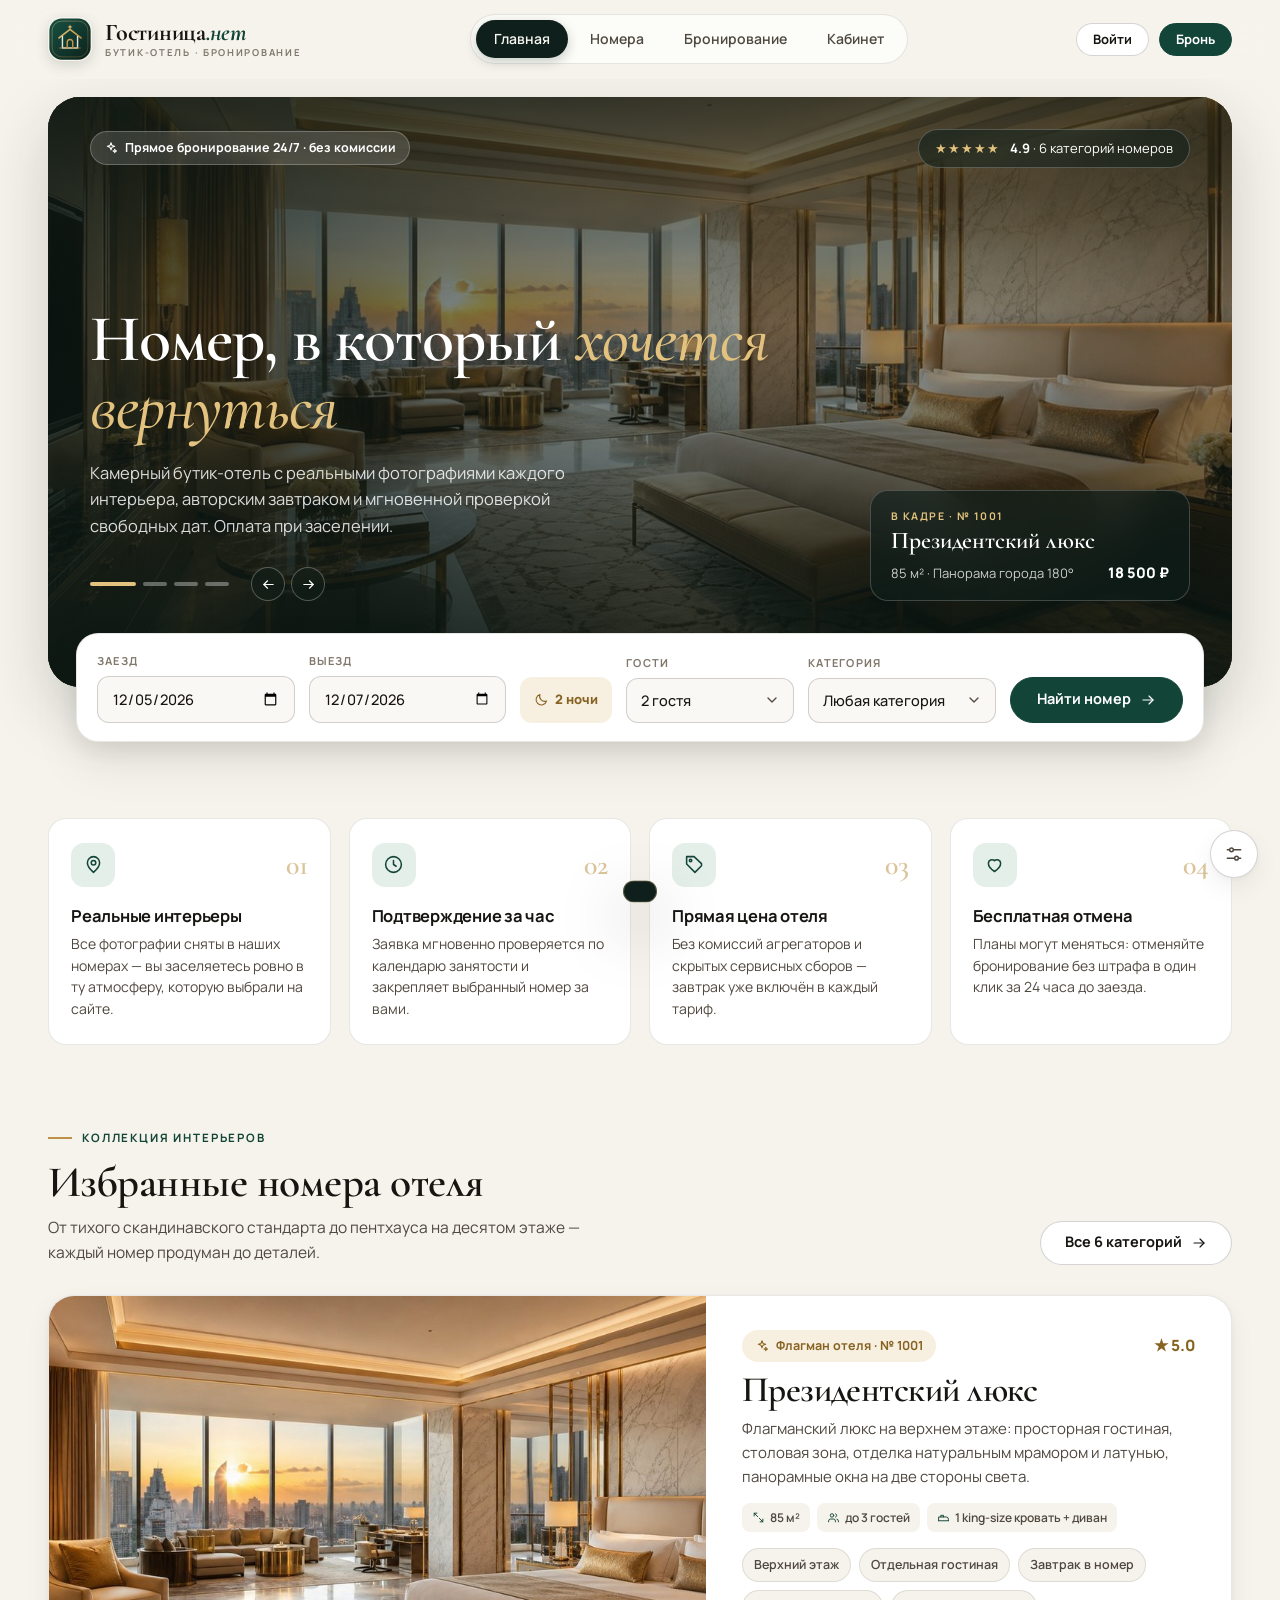
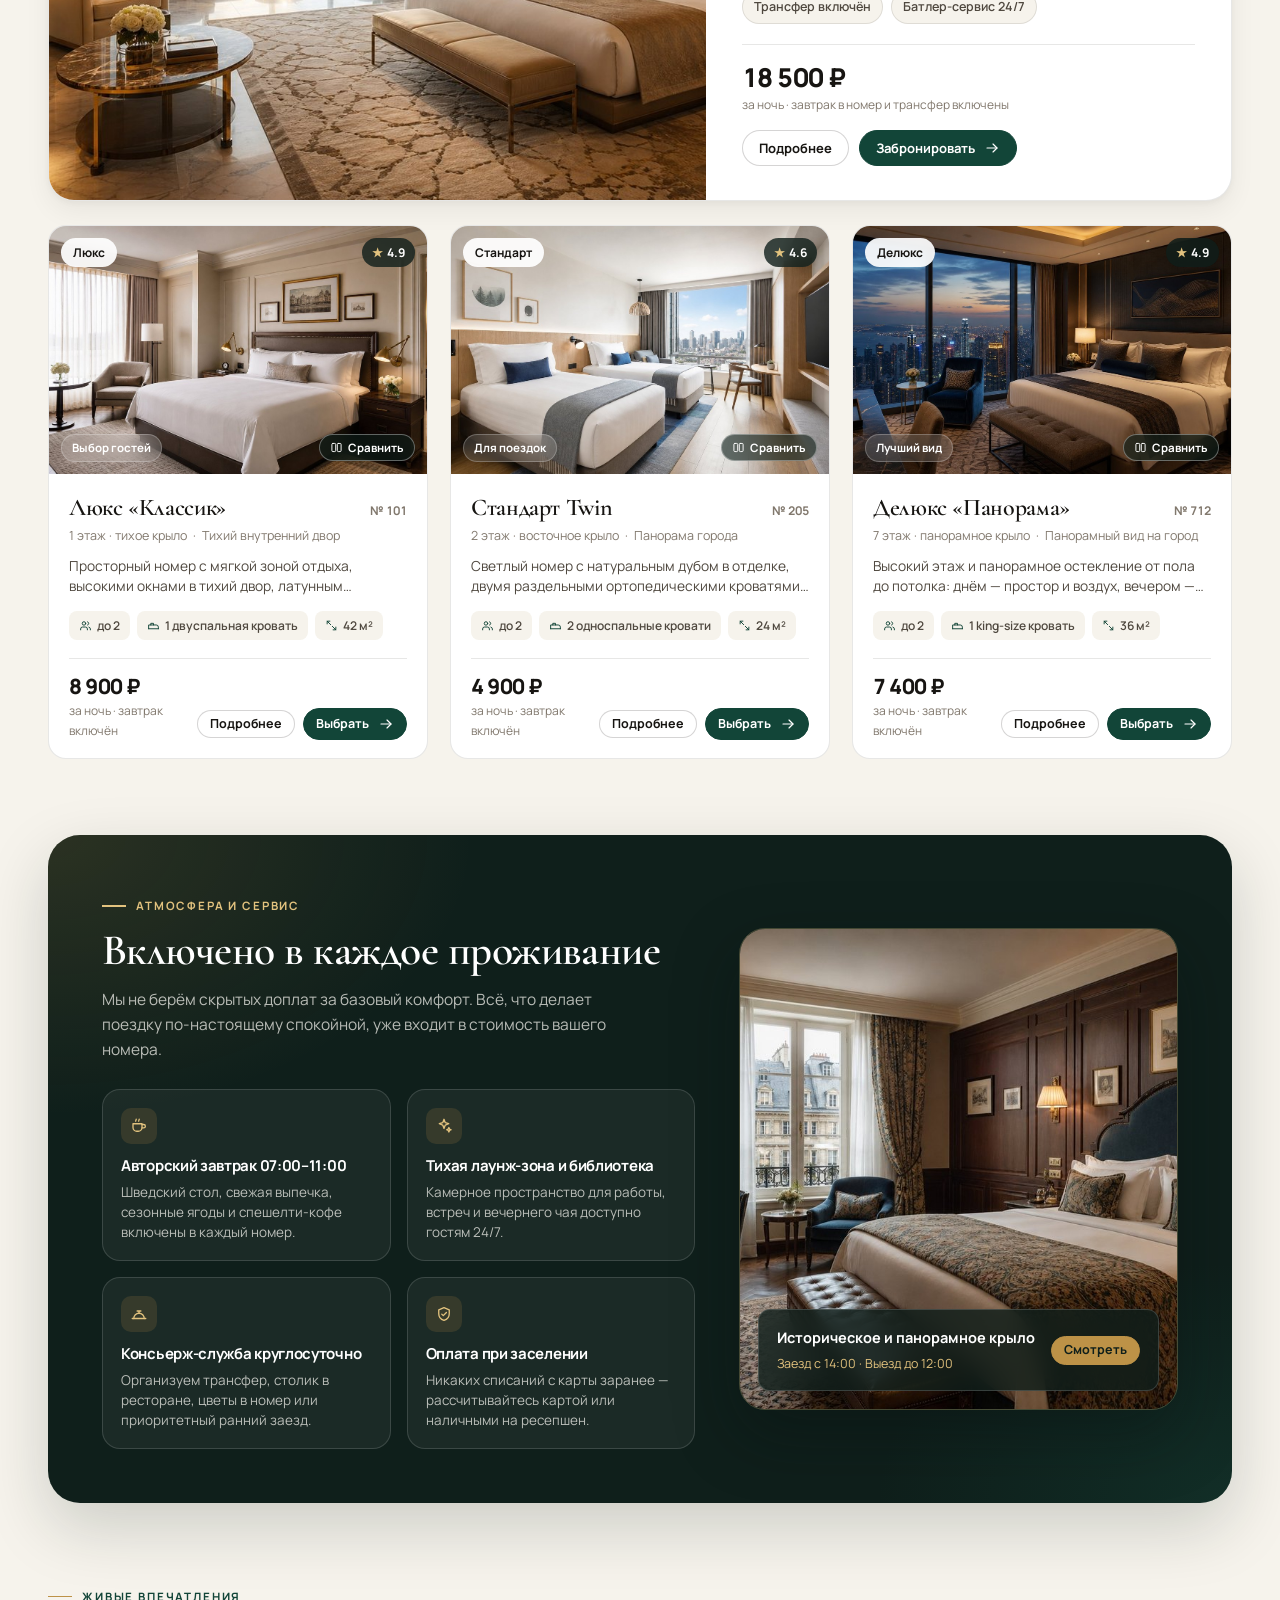
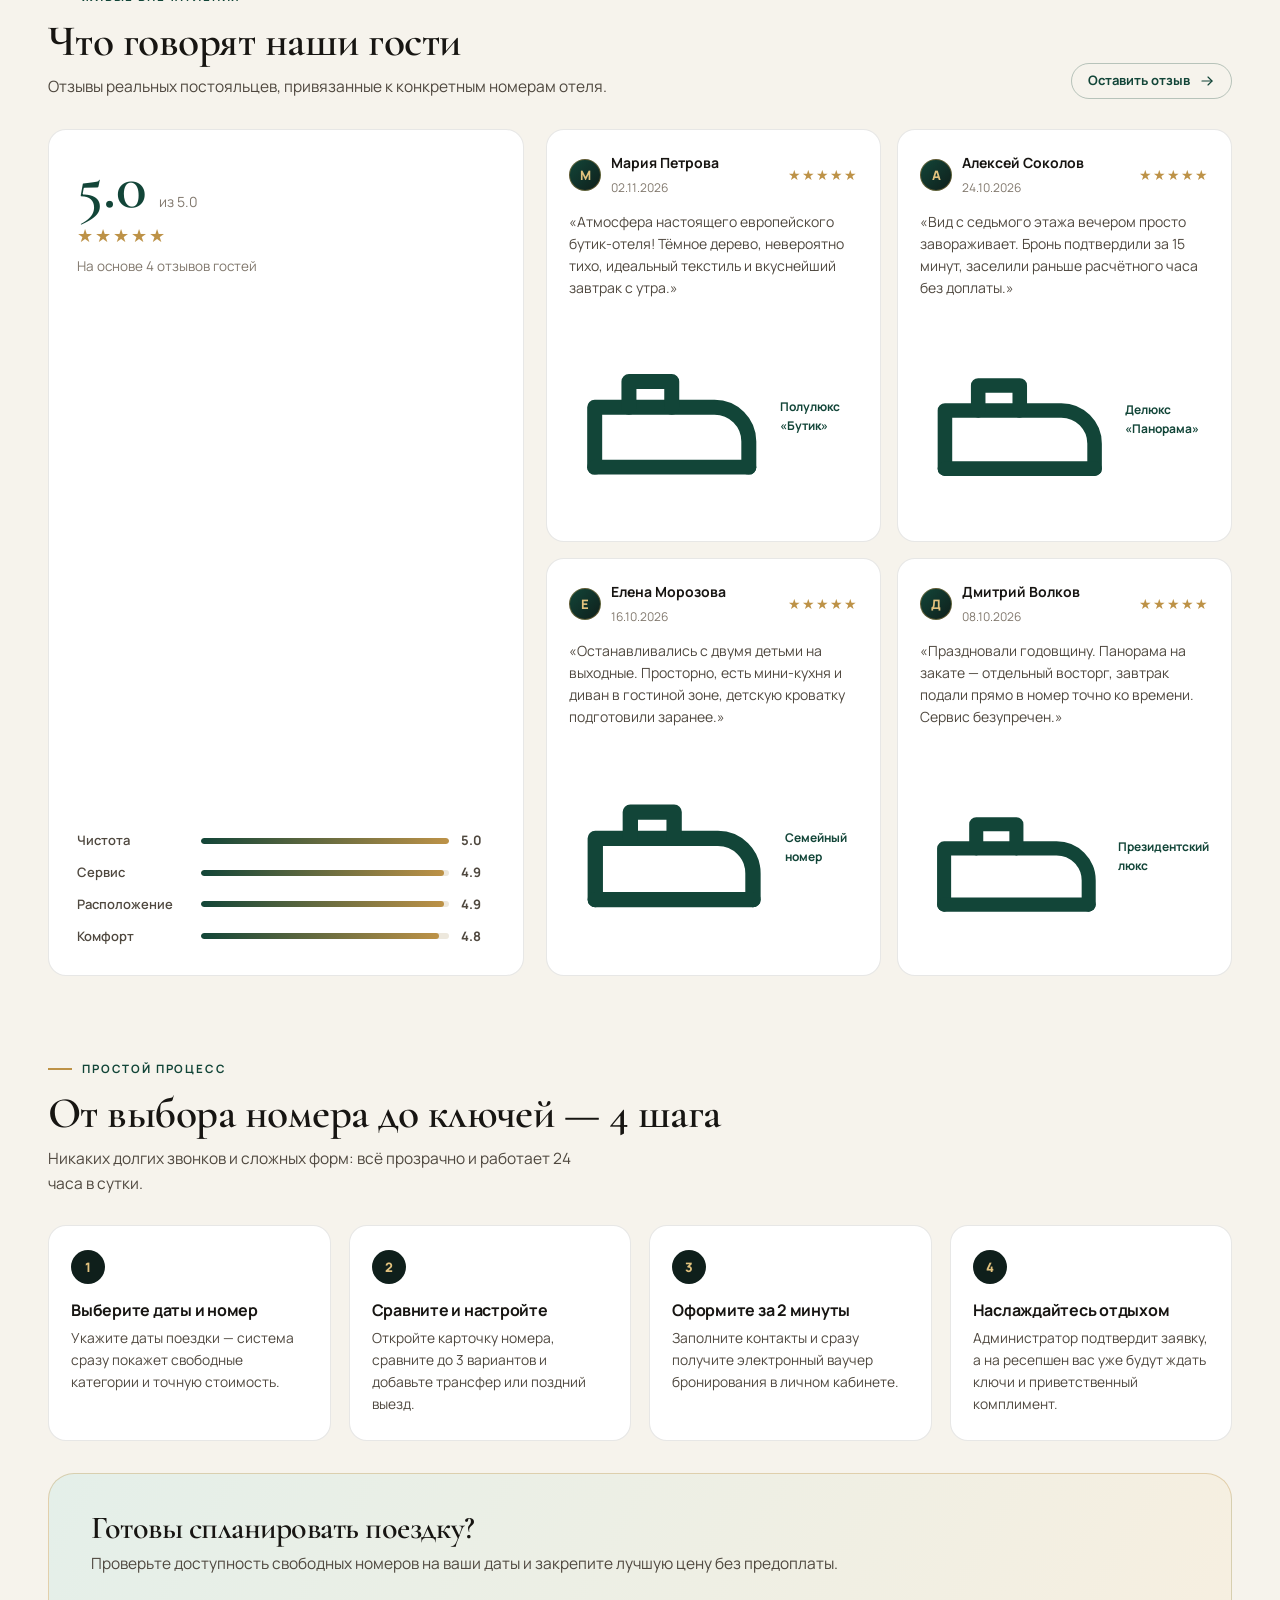
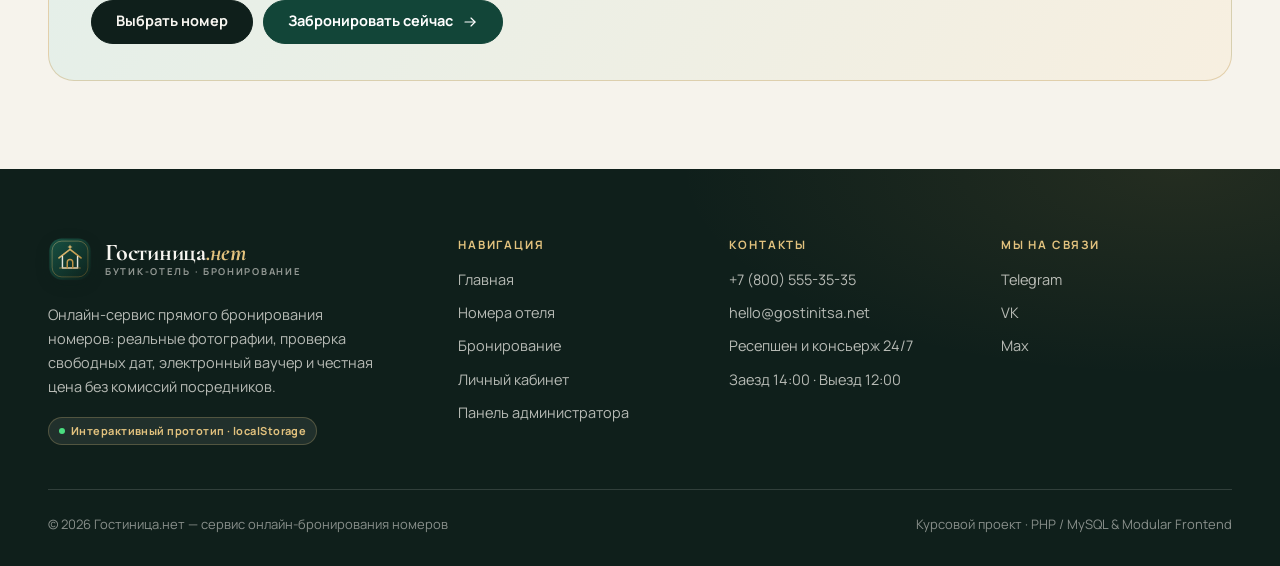
<file: index.html>
<!DOCTYPE html>
<html lang="ru">
<head>
  <meta charset="UTF-8">
  <meta name="viewport" content="width=device-width, initial-scale=1.0">
  <meta name="description" content="Гостиница.нет — онлайн-бронирование номеров бутик-отеля: реальные фотографии, честная цена без комиссий, завтрак включён и подтверждение за час.">
  <title>Гостиница.нет — бутик-отель и онлайн-бронирование номеров</title>
  <link rel="icon" type="image/svg+xml" href="assets/img/brand-mark.svg">

  <!-- Editorial Typography (Cyrillic) -->
  <link rel="preconnect" href="https://fonts.googleapis.com">
  <link rel="preconnect" href="https://fonts.gstatic.com" crossorigin>
  <link href="https://fonts.googleapis.com/css2?family=Cormorant+Garamond:ital,wght@0,500;0,600;0,700;1,500;1,600&family=Manrope:wght@400;500;600;700;800&display=swap" rel="stylesheet">

  <!-- Modular Design System -->
  <link rel="stylesheet" href="assets/css/tokens.css">
  <link rel="stylesheet" href="assets/css/base.css">
  <link rel="stylesheet" href="assets/css/layout.css">
  <link rel="stylesheet" href="assets/css/components.css">
  <link rel="stylesheet" href="assets/css/sections.css">
  <link rel="stylesheet" href="assets/css/modals.css">
  <link rel="stylesheet" href="assets/css/responsive.css">

  <!-- APP_BOOTSTRAP -->
</head>
<body>

<!-- ==================== ШАПКА ==================== -->
<header class="topbar" id="topbar">
  <div class="wrap">
    <div class="nav">
      <button class="brand" type="button" onclick="HotelApp.Router.go('home')" title="На главную">
        <span class="brand-mark">
          <img src="assets/img/brand-mark.svg" alt="Гостиница.нет">
        </span>
        <span class="brand-text">
          <span class="brand-name">Гостиница<span>.нет</span></span>
          <span class="brand-sub">Бутик-отель · Бронирование</span>
        </span>
      </button>

      <nav class="nav-links" id="mainNav" aria-label="Основная навигация">
        <a data-page="home" class="active">Главная</a>
        <a data-page="rooms">Номера</a>
        <a data-page="booking">Бронирование</a>
        <a data-page="cabinet">Кабинет</a>
      </nav>

      <div class="nav-actions" id="headerUser"></div>
    </div>
  </div>
</header>

<!-- Мобильная нижняя панель -->
<nav class="mobile-nav" id="mobileNav" aria-label="Мобильная навигация">
  <button type="button" data-page="home" class="active">
    <span data-icon="home"></span>
    <span>Главная</span>
  </button>
  <button type="button" data-page="rooms">
    <span data-icon="bed"></span>
    <span>Номера</span>
  </button>
  <button type="button" data-page="booking">
    <span data-icon="cal"></span>
    <span>Бронь</span>
  </button>
  <button type="button" data-page="cabinet">
    <span data-icon="user"></span>
    <span>Кабинет</span>
  </button>
</nav>

<!-- Кнопка перехода в админ-панель -->
<button
  class="admin-fab"
  id="gearBtn"
  type="button"
  onclick="HotelApp.Router.go(HotelApp.Store.get().activePage === 'admin' ? 'home' : 'admin')"
  title="Панель администратора"
  aria-label="Панель администратора"
>
  <span data-icon="sliders"></span>
</button>

<main id="mainContent">

  <!-- ==================== ГЛАВНАЯ ==================== -->
  <section class="page active" id="page-home">
    <div class="wrap">

      <!-- Кинематографичный Hero -->
      <div class="hero">
        <div class="hero-stage">
          <div class="hero-slides" id="heroSlides"></div>
          <div class="hero-veil"></div>

          <div class="hero-top">
            <span class="chip chip-glass">
              <span data-icon="sparkles"></span>
              Прямое бронирование 24/7 · без комиссии
            </span>
            <div class="hero-rating">
              <span class="stars-mini">★★★★★</span>
              <span><b>4.9</b> · 6 категорий номеров</span>
            </div>
          </div>

          <div class="hero-bottom">
            <div>
              <h1>Номер, в который <em>хочется вернуться</em></h1>
              <p class="hero-sub">
                Камерный бутик-отель с реальными фотографиями каждого интерьера, авторским завтраком
                и мгновенной проверкой свободных дат. Оплата при заселении.
              </p>
              <div class="hero-controls">
                <div class="hero-dots" id="heroDots"></div>
                <div class="hero-arrows">
                  <button class="hero-arrow" type="button" onclick="HotelApp.Views.Home.stepHero(-1)" aria-label="Предыдущий слайд">
                    <span data-icon="arrowLeft"></span>
                  </button>
                  <button class="hero-arrow" type="button" onclick="HotelApp.Views.Home.stepHero(1)" aria-label="Следующий слайд">
                    <span data-icon="arrow"></span>
                  </button>
                </div>
              </div>
            </div>

            <button class="hero-spotlight" id="heroSpotlight" type="button" title="Открыть описание номера"></button>
          </div>
        </div>

        <!-- Плавающая форма поиска и проверки дат -->
        <form class="search-dock" onsubmit="return HotelApp.Views.Home.onSearchSubmit(event)">
          <div class="field">
            <label class="field-label" for="sCheckin">Заезд</label>
            <input type="date" id="sCheckin" required>
          </div>
          <div class="field">
            <label class="field-label" for="sCheckout">Выезд</label>
            <input type="date" id="sCheckout" required>
          </div>
          <div class="search-nights-pill" id="sNightsPill"></div>
          <div class="field">
            <label class="field-label" for="sGuests">Гости</label>
            <select id="sGuests">
              <option value="1">1 гость</option>
              <option value="2" selected>2 гостя</option>
              <option value="3">3 гостя</option>
              <option value="4">4 гостя</option>
            </select>
          </div>
          <div class="field field--category">
            <label class="field-label" for="sType">Категория</label>
            <select id="sType">
              <option value="">Любая категория</option>
            </select>
          </div>
          <button class="btn" type="submit">
            Найти номер
            <span data-icon="arrow"></span>
          </button>
        </form>
      </div>

      <!-- Принципы отеля -->
      <section class="section" aria-label="Преимущества отеля">
        <div class="pillars-grid" id="pillarsGrid"></div>
      </section>

      <!-- Коллекция номеров (Флагман + Популярные) -->
      <section class="section">
        <div class="section-head">
          <div>
            <span class="eyebrow">Коллекция интерьеров</span>
            <h2>Избранные номера отеля</h2>
            <p>От тихого скандинавского стандарта до пентхауса на десятом этаже — каждый номер продуман до деталей.</p>
          </div>
          <button class="btn btn-outline" type="button" onclick="HotelApp.Router.go('rooms')">
            Все 6 категорий
            <span data-icon="arrow"></span>
          </button>
        </div>

        <div id="flagshipSpot"></div>
        <div class="rooms-grid" id="popularGrid"></div>
      </section>

      <!-- Тёмная секция гостеприимства -->
      <section class="section">
        <div class="privileges-band">
          <div class="privileges-copy">
            <span class="eyebrow eyebrow--light">Атмосфера и сервис</span>
            <h2>Включено в каждое проживание</h2>
            <p>
              Мы не берём скрытых доплат за базовый комфорт. Всё, что делает поездку по-настоящему спокойной,
              уже входит в стоимость вашего номера.
            </p>
            <div class="privileges-list" id="privilegesList"></div>
          </div>

          <div class="privileges-visual">
            <img src="assets/img/r4.jpg" alt="Историческое крыло отеля">
            <div class="privileges-caption">
              <div>
                <b>Историческое и панорамное крыло</b>
                <span>Заезд с 14:00 · Выезд до 12:00</span>
              </div>
              <button class="btn btn-gold btn-xs" type="button" onclick="HotelApp.RoomModal.open('r4')">Смотреть</button>
            </div>
          </div>
        </div>
      </section>

      <!-- Отзывы гостей -->
      <section class="section">
        <div class="section-head">
          <div>
            <span class="eyebrow">Живые впечатления</span>
            <h2>Что говорят наши гости</h2>
            <p>Отзывы реальных постояльцев, привязанные к конкретным номерам отеля.</p>
          </div>
          <button class="btn btn-ghost btn-sm" type="button" onclick="HotelApp.Router.go('cabinet')">
            Оставить отзыв
            <span data-icon="arrow"></span>
          </button>
        </div>

        <div class="reviews-bento">
          <div class="rating-summary-card">
            <div>
              <div class="rating-big">
                <strong id="homeAvgRating">4.9</strong>
                <span>из 5.0</span>
              </div>
              <div class="rating-stars-gold">★★★★★</div>
              <p id="homeReviewCount" style="margin-top:6px; font-size:13.5px; color:var(--muted);">На основе отзывов гостей</p>
            </div>

            <div class="rating-bars">
              <div class="rating-bar-row">
                <span>Чистота</span>
                <div class="rating-bar-track"><div class="rating-bar-fill" style="width:100%"></div></div>
                <b>5.0</b>
              </div>
              <div class="rating-bar-row">
                <span>Сервис</span>
                <div class="rating-bar-track"><div class="rating-bar-fill" style="width:98%"></div></div>
                <b>4.9</b>
              </div>
              <div class="rating-bar-row">
                <span>Расположение</span>
                <div class="rating-bar-track"><div class="rating-bar-fill" style="width:98%"></div></div>
                <b>4.9</b>
              </div>
              <div class="rating-bar-row">
                <span>Комфорт</span>
                <div class="rating-bar-track"><div class="rating-bar-fill" style="width:96%"></div></div>
                <b>4.8</b>
              </div>
            </div>
          </div>

          <div class="reviews-cards-grid" id="homeReviewsGrid"></div>
        </div>
      </section>

      <!-- Как проходит бронирование -->
      <section class="section">
        <div class="section-head">
          <div>
            <span class="eyebrow">Простой процесс</span>
            <h2>От выбора номера до ключей — 4 шага</h2>
            <p>Никаких долгих звонков и сложных форм: всё прозрачно и работает 24 часа в сутки.</p>
          </div>
        </div>

        <div class="timeline" id="stepsGrid"></div>

        <div class="cta-banner">
          <div>
            <h3>Готовы спланировать поездку?</h3>
            <p>Проверьте доступность свободных номеров на ваши даты и закрепите лучшую цену без предоплаты.</p>
          </div>
          <div style="display:flex; gap:10px; flex-wrap:wrap;">
            <button class="btn btn-dark" type="button" onclick="HotelApp.Router.go('rooms')">Выбрать номер</button>
            <button class="btn" type="button" onclick="HotelApp.Router.go('booking')">
              Забронировать сейчас
              <span data-icon="arrow"></span>
            </button>
          </div>
        </div>
      </section>

    </div>
  </section>

  <!-- ==================== КАТАЛОГ НОМЕРОВ ==================== -->
  <section class="page" id="page-rooms">
    <div class="wrap">
      <div class="page-head">
        <div class="page-head-copy">
          <span class="eyebrow">Номерной фонд</span>
          <h1>Номера отеля</h1>
          <p>
            Всего <strong id="roomsCountLabel">6 категорий</strong> — от светлого «Стандарта» до президентского люкса.
            Укажите даты поездки, чтобы увидеть актуальную доступность и точную стоимость проживания.
          </p>
        </div>
        <div style="font-size:13.5px; font-weight:700; color:var(--brand);" id="catalogStatusLine"></div>
      </div>

      <!-- Панель проверки дат и поиска -->
      <form class="catalog-dates-bar" onsubmit="return HotelApp.Views.Catalog.applyDateBar(event)">
        <div class="field">
          <label class="field-label" for="catCheckin">Заезд</label>
          <input type="date" id="catCheckin" required>
        </div>
        <div class="field">
          <label class="field-label" for="catCheckout">Выезд</label>
          <input type="date" id="catCheckout" required>
        </div>
        <div class="field">
          <label class="field-label" for="catGuests">Гостей</label>
          <select id="catGuests" onchange="HotelApp.Views.Catalog.applyDateBar()">
            <option value="1">От 1 гостя</option>
            <option value="2">От 2 гостей</option>
            <option value="3">От 3 гостей</option>
            <option value="4">4 гостя</option>
          </select>
        </div>
        <div class="field field--search">
          <label class="field-label" for="catQuery">Поиск по удобствам или названию</label>
          <input
            type="search"
            id="catQuery"
            placeholder="Панорама, ванна, мини-кухня, люкс..."
            oninput="HotelApp.Views.Catalog.onSearchInput(this.value)"
          >
        </div>
        <button class="btn btn-sm" type="submit" style="height:46px;">Проверить даты</button>
      </form>

      <!-- Фильтры и сортировка -->
      <div class="toolbar">
        <div id="catalogFilterChips" style="display:flex; gap:8px; flex-wrap:wrap;"></div>
        <div class="spacer"></div>
        <select id="sortRooms" onchange="HotelApp.Views.Catalog.setSort(this.value)" aria-label="Сортировка номеров">
          <option value="pop">Сначала популярные</option>
          <option value="cheap">Сначала дешёвые</option>
          <option value="expensive">Сначала дорогие</option>
          <option value="size">По площади</option>
        </select>
      </div>

      <div class="rooms-grid" id="hallsGrid"></div>
    </div>
  </section>

  <!-- ==================== БРОНИРОВАНИЕ ==================== -->
  <section class="page" id="page-booking">
    <div class="wrap">
      <div class="page-head">
        <div class="page-head-copy">
          <span class="eyebrow">Оформление заявки</span>
          <h1>Забронировать номер</h1>
          <p>Выберите даты, добавьте нужные опции и оставьте контакты — номер закрепится за вами сразу после отправки.</p>
        </div>
        <div class="booking-progress">
          <span class="bp-item"><span>1</span> Номер и даты</span>
          <span class="bp-item"><span>2</span> Опции</span>
          <span class="bp-item"><span>3</span> Ваучер</span>
        </div>
      </div>

      <div class="booking-layout">
        <div class="panel">
          <form id="bookingForm" onsubmit="return HotelApp.Views.Booking.onSubmit(event)">
            <div class="form-section-title">
              <span>1. Параметры проживания</span>
            </div>

            <div class="form-grid">
              <div class="field col-2">
                <label class="field-label" for="bkHall">Номер *</label>
                <select id="bkHall" required></select>
              </div>
              <div class="field">
                <label class="field-label" for="bkCheckin">Дата заезда *</label>
                <input type="date" id="bkCheckin" required>
              </div>
              <div class="field">
                <label class="field-label" for="bkCheckout">Дата выезда *</label>
                <input type="date" id="bkCheckout" required>
              </div>
              <div class="field col-2">
                <label class="field-label" for="bkGuests">Количество гостей *</label>
                <select id="bkGuests" required></select>
              </div>
            </div>

            <div id="bkConflictSlot"></div>

            <div class="form-section-title">
              <span>2. Дополнительные опции</span>
              <span style="font-size:12px; font-weight:600; color:var(--muted); text-transform:none; letter-spacing:0;">По желанию</span>
            </div>

            <div class="extras-grid" id="bkExtrasGrid"></div>

            <div class="form-section-title">
              <span>3. Контактные данные гостя</span>
              <button
                class="link-btn"
                id="bkExistingLoginLink"
                type="button"
                onclick="HotelApp.AuthModal.open('login', 'default', () => HotelApp.Views.Booking.syncAuthUI())"
              >
                Уже есть аккаунт? Войти
              </button>
            </div>

            <div class="note note--brand" id="bkAuthBanner" style="display:none; margin-bottom:16px;"></div>

            <div class="form-grid">
              <div class="field col-2">
                <label class="field-label" for="bkName">Имя и фамилия гостя *</label>
                <input type="text" id="bkName" placeholder="Мария Петрова" required autocomplete="name">
              </div>
              <div class="field">
                <label class="field-label" for="bkPhone">Телефон *</label>
                <input type="tel" id="bkPhone" placeholder="+7 (916) 550-11-22" required autocomplete="tel">
              </div>
              <div class="field">
                <label class="field-label" for="bkEmail">E-mail (для подтверждения)</label>
                <input type="email" id="bkEmail" placeholder="maria@mail.ru" autocomplete="email">
              </div>
              <div class="field col-2" id="bkPassWrap">
                <label class="field-label" for="bkPass">
                  <span>Пароль для личного кабинета *</span>
                  <span class="field-hint">Минимум 4 символа — чтобы отслеживать бронь</span>
                </label>
                <input type="password" id="bkPass" placeholder="Придумайте пароль" minlength="4" autocomplete="new-password">
              </div>
              <div class="field col-2">
                <label class="field-label" for="bkComment">Пожелания к заселению</label>
                <textarea id="bkComment" rows="3" placeholder="Ранний заезд, номер повыше, гипоаллергенные подушки..."></textarea>
              </div>
              <div class="col-2 note">
                <span data-icon="clock"></span>
                <span>Бесплатная отмена за 24 часа до заезда. Оплата в отеле — картой или наличными при заселении.</span>
              </div>
            </div>

            <button class="btn btn-block" id="btnSubmitBooking" type="submit" style="margin-top:20px;">
              Подтвердить и получить ваучер
              <span data-icon="arrow"></span>
            </button>
            <div class="msg" id="bkMsg"></div>
          </form>
        </div>

        <!-- Липкая карточка расчёта -->
        <aside class="summary">
          <div class="summary-card">
            <div class="summary-img" id="sumImg"></div>
            <div class="summary-body" id="sumBody"></div>
          </div>
          <div class="note">
            <span data-icon="lock"></span>
            <span>Номер закрепляется сразу после отправки заявки и проверяется на пересечение дат автоматически.</span>
          </div>
        </aside>
      </div>
    </div>
  </section>

  <!-- ==================== ЛИЧНЫЙ КАБИНЕТ ==================== -->
  <section class="page" id="page-cabinet">
    <div class="wrap">
      <div class="page-head">
        <div class="page-head-copy">
          <span class="eyebrow">Личный кабинет</span>
          <h1>Мои бронирования и отзывы</h1>
          <p>Отслеживайте статус заявок, печатайте электронные ваучеры и делитесь впечатлениями о номерах.</p>
        </div>
      </div>

      <!-- Состояние для гостя -->
      <div id="cabGuestState" style="display:none;">
        <div class="empty" style="max-width:560px; margin:12px auto 0; padding:52px 28px;">
          <div class="ico"><span data-icon="user"></span></div>
          <b>Войдите в личный кабинет гостя</b>
          <p>Здесь хранятся все ваши брони, статусы подтверждения, электронные ваучеры и опубликованные отзывы.</p>
          <div style="display:flex; gap:10px; justify-content:center; flex-wrap:wrap;">
            <button class="btn btn-sm" type="button" onclick="HotelApp.AuthModal.open('login', 'cabinet')">Войти</button>
            <button class="btn btn-outline btn-sm" type="button" onclick="HotelApp.AuthModal.open('register', 'cabinet')">Создать аккаунт</button>
            <button class="btn btn-gold btn-sm" id="cabDemoBtn" type="button" onclick="HotelApp.AuthModal.demoLogin()">
              Демо-вход (Мария Петрова)
            </button>
          </div>
        </div>
      </div>

      <!-- Состояние для авторизованного гостя -->
      <div id="cabUserState" style="display:none;">
        <div class="cabinet-head">
          <div class="cabinet-avatar" id="cabAvatar">М</div>
          <div class="cabinet-user-info">
            <h2 id="cabName">Гость</h2>
            <div class="login" id="cabLogin">@guest</div>
          </div>
          <div class="cabinet-head-actions">
            <button class="btn btn-sm" type="button" onclick="HotelApp.Router.go('booking')">Новая бронь</button>
            <button class="btn btn-outline btn-sm" type="button" onclick="HotelApp.Auth.logout()">Выйти</button>
          </div>
        </div>

        <div class="stat-row">
          <div class="stat accent"><div class="num" id="statBookings">0</div><div class="lbl">Всего броней</div></div>
          <div class="stat"><div class="num" id="statNights">0</div><div class="lbl">Ночей в отеле</div></div>
          <div class="stat"><div class="num" id="statConfirmed">0</div><div class="lbl">Подтверждено</div></div>
          <div class="stat"><div class="num" id="statReviews">0</div><div class="lbl">Моих отзывов</div></div>
        </div>

        <div class="tabs" id="cabinetTabs">
          <button type="button" class="active" data-tab="bookings" onclick="HotelApp.Views.Cabinet.switchTab('bookings')">Мои брони</button>
          <button type="button" data-tab="reviews" onclick="HotelApp.Views.Cabinet.switchTab('reviews')">Мои отзывы</button>
          <button type="button" data-tab="newReview" onclick="HotelApp.Views.Cabinet.switchTab('newReview')">Оставить отзыв</button>
        </div>

        <div class="tab-panel active" id="panel-bookings">
          <div class="list" id="bookingsList"></div>
        </div>

        <div class="tab-panel" id="panel-reviews">
          <div class="list" id="reviewsList"></div>
        </div>

        <div class="tab-panel" id="panel-newReview">
          <div class="panel" style="max-width:680px;">
            <div class="panel-head">
              <h3>Отзыв о проживании</h3>
              <p>Ваш отзыв появится в карточке выбранного номера и поможет другим гостям.</p>
            </div>
            <form onsubmit="return HotelApp.Views.Cabinet.submitReview(event)">
              <div class="field">
                <label class="field-label" for="rvHall">Номер</label>
                <select id="rvHall"></select>
              </div>
              <div class="field" style="margin-top:16px;">
                <span class="field-label">Оценка</span>
                <div class="stars-wrap">
                  <div class="stars" id="starsInput">
                    <button type="button" data-v="1" aria-label="1 звезда">☆</button>
                    <button type="button" data-v="2" aria-label="2 звезды">☆</button>
                    <button type="button" data-v="3" aria-label="3 звезды">☆</button>
                    <button type="button" data-v="4" aria-label="4 звезды">☆</button>
                    <button type="button" data-v="5" aria-label="5 звёзд">☆</button>
                  </div>
                  <span class="stars-caption" id="starsCaption">Выберите оценку</span>
                </div>
              </div>
              <div class="field" style="margin-top:16px;">
                <label class="field-label" for="rvText">
                  <span>Текст отзыва</span>
                  <span class="field-hint" id="rvCharCount">Минимум 10 символов</span>
                </label>
                <textarea id="rvText" rows="4" placeholder="Что особенно понравилось в номере, завтраке и сервисе..."></textarea>
              </div>
              <button class="btn" type="submit" style="margin-top:18px;">Опубликовать отзыв</button>
              <div class="msg" id="rvMsg"></div>
            </form>
          </div>
        </div>
      </div>
    </div>
  </section>

  <!-- ==================== АДМИН-ПАНЕЛЬ (PMS) ==================== -->
  <section class="page" id="page-admin">
    <div class="wrap">
      <!-- Авторизация администратора -->
      <div class="admin-login-box" id="adminLoginCard">
        <span class="eyebrow">Служебный вход</span>
        <h2>Панель администратора</h2>
        <p>Управление заявками гостей, статусами бронирований и номерным фондом отеля.</p>

        <form onsubmit="return HotelApp.Views.Admin.login(event)" style="display:grid; gap:14px;">
          <div class="field">
            <label class="field-label" for="adminUser">Логин администратора</label>
            <input type="text" id="adminUser" placeholder="Admin26" required>
          </div>
          <div class="field">
            <label class="field-label" for="adminPass">Пароль</label>
            <input type="password" id="adminPass" placeholder="••••••" required>
          </div>
          <button class="btn btn-block" type="submit">Войти в систему управления</button>
          <div class="msg" id="adminMsg"></div>
        </form>

        <div class="admin-hint-card">
          <span>Демо-доступ: <b>Admin26</b> / <b>Demo26</b></span>
          <button class="link-btn" type="button" onclick="HotelApp.Views.Admin.fillDemoCredentials()">Заполнить</button>
        </div>

        <div style="text-align:center; margin-top:18px;">
          <button class="link-btn" type="button" onclick="HotelApp.Router.go('home')">← Вернуться на сайт отеля</button>
        </div>
      </div>

      <!-- Рабочая панель администратора -->
      <div id="adminPanel" style="display:none; padding-top:32px;">
        <div class="admin-head">
          <div>
            <span class="eyebrow eyebrow--light" style="margin-bottom:8px;">Hotel PMS Dashboard</span>
            <h2>Управление бронями</h2>
            <p>Заявки гостей, статусы оплаты, загрузка номерного фонда и отзывы.</p>
          </div>
          <div style="display:flex; gap:10px; flex-wrap:wrap;">
            <button class="btn btn-glass btn-sm" type="button" onclick="HotelApp.Router.go('home')">← На сайт</button>
            <button class="btn btn-gold btn-sm" type="button" onclick="HotelApp.Views.Admin.logout()">Выйти</button>
          </div>
        </div>

        <div class="admin-kpi-grid" id="adminStats"></div>

        <div class="tabs" id="adminSubtabs">
          <button type="button" class="active" data-tab="bookings" onclick="HotelApp.Views.Admin.switchSubtab('bookings')">Заявки на бронь</button>
          <button type="button" data-tab="rooms" onclick="HotelApp.Views.Admin.switchSubtab('rooms')">Номерной фонд</button>
          <button type="button" data-tab="reviews" onclick="HotelApp.Views.Admin.switchSubtab('reviews')">Отзывы гостей</button>
        </div>

        <div class="tab-panel active" id="admin-tab-bookings">
          <div class="admin-toolbar">
            <div class="admin-filters" id="adminStatusFilters"></div>
            <input
              type="search"
              class="admin-search"
              placeholder="Поиск по гостю, телефону, номеру, #GN..."
              oninput="HotelApp.Views.Admin.setSearchQuery(this.value)"
            >
          </div>
          <div class="list" id="adminBookingsList"></div>
        </div>

        <div class="tab-panel" id="admin-tab-rooms">
          <div class="inventory-grid" id="adminInventoryGrid"></div>
        </div>

        <div class="tab-panel" id="admin-tab-reviews">
          <div class="list" id="adminReviewsList"></div>
        </div>
      </div>
    </div>
  </section>

</main>

<!-- ==================== ПОДВАЛ ==================== -->
<footer class="footer" id="siteFooter">
  <div class="wrap">
    <div class="footer-grid">
      <div>
        <div class="brand" style="cursor:pointer;" onclick="HotelApp.Router.go('home')">
          <span class="brand-mark">
            <img src="assets/img/brand-mark.svg" alt="Гостиница.нет">
          </span>
          <span class="brand-text">
            <span class="brand-name">Гостиница<span>.нет</span></span>
            <span class="brand-sub">Бутик-отель · Бронирование</span>
          </span>
        </div>
        <p class="footer-about">
          Онлайн-сервис прямого бронирования номеров: реальные фотографии, проверка свободных дат,
          электронный ваучер и честная цена без комиссий посредников.
        </p>
        <div class="footer-meta-badges">
          <span class="mode-pill" id="footerModeBadge">Интерактивный прототип</span>
        </div>
      </div>

      <div>
        <h4>Навигация</h4>
        <ul>
          <li><button type="button" onclick="HotelApp.Router.go('home')">Главная</button></li>
          <li><button type="button" onclick="HotelApp.Router.go('rooms')">Номера отеля</button></li>
          <li><button type="button" onclick="HotelApp.Router.go('booking')">Бронирование</button></li>
          <li><button type="button" onclick="HotelApp.Router.go('cabinet')">Личный кабинет</button></li>
          <li><button type="button" onclick="HotelApp.Router.go('admin')">Панель администратора</button></li>
        </ul>
      </div>

      <div>
        <h4>Контакты</h4>
        <ul>
          <li>+7 (800) 555-35-35</li>
          <li>hello@gostinitsa.net</li>
          <li>Ресепшен и консьерж 24/7</li>
          <li>Заезд 14:00 · Выезд 12:00</li>
        </ul>
      </div>

      <div>
        <h4>Мы на связи</h4>
        <ul>
          <li><a href="https://t.me/yermak3" target="_blank" rel="noopener">Telegram</a></li>
          <li><a href="https://vk.ru/yermak3" target="_blank" rel="noopener">VK</a></li>
          <li><a href="https://max.ru/u/f9LHodD0cOJTSQKzHuC7faZGhciVkV5yKxoXcf3eEvFI1beVrFPY9S3tkEc" target="_blank" rel="noopener">Max</a></li>
        </ul>
      </div>
    </div>

    <div class="footer-bottom">
      <span>© 2026 Гостиница.нет — сервис онлайн-бронирования номеров</span>
      <span>Курсовой проект · PHP / MySQL &amp; Modular Frontend</span>
    </div>
  </div>
</footer>

<!-- Плавающий док сравнения номеров -->
<div class="compare-dock" id="compareDock" aria-live="polite"></div>

<!-- Стек уведомлений (Toasts) -->
<div class="toast-stack" id="toastStack" aria-live="polite"></div>

<!-- ==================== МОДАЛЬНОЕ ОКНО ДЕТАЛЕЙ НОМЕРА ==================== -->
<div class="modal" id="roomModal" role="dialog" aria-modal="true" aria-label="Описание номера">
  <div class="modal-overlay" onclick="HotelApp.RoomModal.close()"></div>
  <div class="modal-card modal-card--lg">
    <button class="modal-close" type="button" onclick="HotelApp.RoomModal.close()" aria-label="Закрыть">&times;</button>
    <div id="roomModalBody"></div>
  </div>
</div>

<!-- ==================== МОДАЛЬНОЕ ОКНО АВТОРИЗАЦИИ ==================== -->
<div class="modal" id="authModal" role="dialog" aria-modal="true" aria-label="Вход и регистрация">
  <div class="modal-overlay" onclick="HotelApp.AuthModal.close()"></div>
  <div class="modal-card modal-card--sm">
    <button class="modal-close" type="button" onclick="HotelApp.AuthModal.close()" aria-label="Закрыть">&times;</button>

    <div class="auth-brand">
      <span class="brand-mark" style="width:40px; height:40px;">
        <img src="assets/img/brand-mark.svg" alt="Гостиница.нет">
      </span>
      <span class="brand-text">
        <span class="brand-name" style="font-size:22px;">Гостиница<span>.нет</span></span>
        <span class="brand-sub">Личный кабинет гостя</span>
      </span>
    </div>

    <div id="authModalBadge" class="chip" style="display:none; margin-bottom:14px;"></div>

    <div class="auth-tabs">
      <button type="button" id="modalTabLogin" class="active" onclick="HotelApp.AuthModal.switchTab('login')">Вход</button>
      <button type="button" id="modalTabRegister" onclick="HotelApp.AuthModal.switchTab('register')">Регистрация</button>
    </div>

    <div class="auth-screen active" id="modal-screen-login">
      <h3>С возвращением</h3>
      <p class="sub" id="loginModalSub">Войдите, чтобы управлять бронями и отзывами.</p>
      <form onsubmit="return HotelApp.AuthModal.handleLogin(event)">
        <div class="field">
          <label class="field-label" for="loginUser">Логин или телефон</label>
          <input type="text" id="loginUser" placeholder="maria" required autocomplete="username">
        </div>
        <div class="field">
          <label class="field-label" for="loginPass">Пароль</label>
          <input type="password" id="loginPass" placeholder="••••••" required autocomplete="current-password">
        </div>
        <button class="btn btn-block" id="btnDoLogin" type="submit">Войти</button>
        <div class="msg" id="loginMsg"></div>
      </form>
    </div>

    <div class="auth-screen" id="modal-screen-register">
      <h3>Создать аккаунт</h3>
      <p class="sub" id="regModalSub">Минута — и история всех поездок всегда под рукой.</p>
      <form onsubmit="return HotelApp.AuthModal.handleRegister(event)">
        <div class="field">
          <label class="field-label" for="regUser">Логин</label>
          <input type="text" id="regUser" placeholder="ivan" required minlength="3">
        </div>
        <div class="field">
          <label class="field-label" for="regName">Ваше имя</label>
          <input type="text" id="regName" placeholder="Иван Иванов" required>
        </div>
        <div class="field">
          <label class="field-label" for="regPhone">Телефон</label>
          <input type="tel" id="regPhone" placeholder="+7 (999) 123-45-67">
        </div>
        <div class="field">
          <label class="field-label" for="regPass">Пароль</label>
          <input type="password" id="regPass" placeholder="Минимум 4 символа" required minlength="4">
        </div>
        <button class="btn btn-block" id="btnDoRegister" type="submit">Зарегистрироваться</button>
        <div class="msg" id="regMsg"></div>
      </form>
    </div>

    <div class="demo-access-box" id="authDemoBox">
      <p>Быстрый просмотр кабинета с готовыми бронями и отзывами:</p>
      <button class="btn btn-gold btn-sm btn-block" type="button" onclick="HotelApp.AuthModal.demoLogin()">
        Войти как Мария Петрова (демо)
      </button>
    </div>
  </div>
</div>

<!-- ==================== МОДАЛЬНОЕ ОКНО ВАУЧЕРА ==================== -->
<div class="modal" id="voucherModal" role="dialog" aria-modal="true" aria-label="Ваучер бронирования">
  <div class="modal-overlay" onclick="HotelApp.VoucherModal.close()"></div>
  <div class="modal-card modal-card--md">
    <button class="modal-close" type="button" onclick="HotelApp.VoucherModal.close()" aria-label="Закрыть">&times;</button>
    <div id="voucherModalBody"></div>
  </div>
</div>

<!-- ==================== МОДАЛЬНОЕ ОКНО СРАВНЕНИЯ НОМЕРОВ ==================== -->
<div class="modal" id="compareModal" role="dialog" aria-modal="true" aria-label="Сравнение номеров">
  <div class="modal-overlay" onclick="HotelApp.CompareModal.close()"></div>
  <div class="modal-card modal-card--xl">
    <button class="modal-close" type="button" onclick="HotelApp.CompareModal.close()" aria-label="Закрыть">&times;</button>
    <div id="compareModalBody"></div>
  </div>
</div>

<!-- ==================== ДИАЛОГ ПОДТВЕРЖДЕНИЯ ==================== -->
<div class="modal" id="confirmModal" role="dialog" aria-modal="true" aria-label="Подтверждение действия">
  <div class="modal-overlay" onclick="HotelApp.Toast.resolveConfirm(false)"></div>
  <div class="modal-card modal-card--sm confirm-card">
    <h3 id="confirmTitle">Подтвердите действие</h3>
    <p id="confirmText"></p>
    <div class="confirm-actions">
      <button class="btn btn-outline btn-sm" type="button" onclick="HotelApp.Toast.resolveConfirm(false)">Отмена</button>
      <button class="btn btn-sm" id="confirmOkBtn" type="button" onclick="HotelApp.Toast.resolveConfirm(true)">Подтвердить</button>
    </div>
  </div>
</div>

<!-- Модульные скрипты приложения (без сборщика, работают в PHP, HTTP и file://) -->
<script defer src="assets/js/data/rooms-fallback.js"></script>
<script defer src="assets/js/utils/format.js"></script>
<script defer src="assets/js/utils/icons.js"></script>
<script defer src="assets/js/state/store.js"></script>
<script defer src="assets/js/services/mock-api.js"></script>
<script defer src="assets/js/services/api.js"></script>
<script defer src="assets/js/ui/toast.js"></script>
<script defer src="assets/js/ui/auth-modal.js"></script>
<script defer src="assets/js/ui/room-modal.js"></script>
<script defer src="assets/js/ui/voucher-modal.js"></script>
<script defer src="assets/js/ui/compare-modal.js"></script>
<script defer src="assets/js/views/catalog.js"></script>
<script defer src="assets/js/views/home.js"></script>
<script defer src="assets/js/views/booking.js"></script>
<script defer src="assets/js/views/cabinet.js"></script>
<script defer src="assets/js/views/admin.js"></script>
<script defer src="assets/js/app.js"></script>
</body>
</html>
</file>
<file: assets/css/tokens.css>
/* ==========================================================================
   Гостиница.нет — Design System Tokens
   Aesthetic: Modern Quiet-Luxury Boutique Hospitality
   ========================================================================== */

:root {
  /* Surfaces */
  --bg-canvas:         #f6f3ec;
  --bg-subtle:         #ede8dd;
  --bg-surface:        #ffffff;
  --bg-input:          #faf8f4;
  --bg-dark:           #0f1f1b;
  --bg-dark-2:         #162c26;
  --bg-dark-3:         #1d3830;

  /* Ink */
  --ink:               #171512;
  --ink-2:             #4f483f;
  --muted:             #81786d;
  --ink-inverse:       #f8f6f1;
  --ink-inverse-muted: rgba(248, 246, 241, 0.72);

  /* Lines & Borders */
  --line:              rgba(23, 21, 18, 0.10);
  --line-strong:       rgba(23, 21, 18, 0.18);
  --line-inverse:      rgba(255, 255, 255, 0.14);

  /* Brand Palette: Botanical Emerald & Brushed Brass */
  --brand:             #124538;
  --brand-2:           #1a5c4b;
  --brand-deep:        #0b3027;
  --brand-soft:        #e4efe9;
  --brand-ring:        rgba(18, 69, 56, 0.14);

  --gold:              #bd9247;
  --gold-light:        #e2c27e;
  --gold-deep:         #876322;
  --gold-soft:         #f7efe0;

  /* Semantic Statuses */
  --danger:            #a82c2b;
  --danger-soft:       #fbeaea;
  --success:           #15614a;
  --success-soft:      #e3f2ec;
  --warn:              #996815;
  --warn-soft:         #fdf3dc;
  --info:              #1e4f8f;
  --info-soft:         #e6effb;

  /* Typography */
  --font-sans:         'Manrope', -apple-system, BlinkMacSystemFont, 'Segoe UI', Roboto, 'Helvetica Neue', Arial, sans-serif;
  --font-serif:        'Cormorant Garamond', Georgia, 'Times New Roman', serif;

  /* Radii */
  --radius-xs:         8px;
  --radius-sm:         12px;
  --radius-md:         18px;
  --radius-lg:         26px;
  --radius-xl:         32px;
  --radius-pill:       999px;

  /* Elevation */
  --shadow-xs:         0 1px 2px rgba(23, 21, 18, 0.04);
  --shadow-sm:         0 2px 6px rgba(23, 21, 18, 0.04), 0 10px 26px rgba(23, 21, 18, 0.06);
  --shadow-md:         0 8px 24px rgba(23, 21, 18, 0.08), 0 22px 48px rgba(23, 21, 18, 0.08);
  --shadow-lg:         0 24px 64px rgba(15, 31, 27, 0.18);
  --shadow-dark:       0 24px 64px rgba(8, 17, 15, 0.38);

  /* Motion */
  --ease-out:          cubic-bezier(0.22, 1, 0.36, 1);
  --ease-spring:       cubic-bezier(0.34, 1.56, 0.64, 1);
  --t-fast:            160ms;
  --t-base:            260ms;
  --t-slow:            460ms;

  /* Layout */
  --container:         1240px;
  --header-h:          78px;
  --mobile-nav-h:      70px;
}
</file>
<file: assets/css/base.css>
/* ==========================================================================
   Base Reset, Typography & Utility Primitives
   ========================================================================== */

*,
*::before,
*::after {
  box-sizing: border-box;
}

html {
  scroll-behavior: smooth;
  -webkit-text-size-adjust: 100%;
  background: var(--bg-canvas);
}

body {
  margin: 0;
  min-height: 100vh;
  background: var(--bg-canvas);
  color: var(--ink);
  font-family: var(--font-sans);
  font-size: 15.5px;
  line-height: 1.6;
  display: flex;
  flex-direction: column;
  -webkit-font-smoothing: antialiased;
  -moz-osx-font-smoothing: grayscale;
  overflow-x: hidden;
}

body.modal-open {
  overflow: hidden;
}

/* Editorial Display Typography */
h1, h2, h3, h4 {
  margin: 0;
  color: var(--ink);
  letter-spacing: -0.02em;
}

h1 {
  font-family: var(--font-serif);
  font-weight: 600;
  font-size: clamp(36px, 5vw, 62px);
  line-height: 1.05;
  letter-spacing: -0.015em;
}

h2 {
  font-family: var(--font-serif);
  font-weight: 600;
  font-size: clamp(28px, 3.4vw, 44px);
  line-height: 1.1;
  letter-spacing: -0.012em;
}

h3 {
  font-family: var(--font-sans);
  font-weight: 700;
  font-size: 18px;
  line-height: 1.3;
  letter-spacing: -0.015em;
}

h4 {
  font-family: var(--font-sans);
  font-weight: 700;
  font-size: 15px;
  line-height: 1.35;
}

.serif-italic {
  font-family: var(--font-serif);
  font-style: italic;
  font-weight: 500;
}

p {
  margin: 0;
}

a {
  color: inherit;
  text-decoration: none;
}

img {
  display: block;
  max-width: 100%;
}

button,
input,
select,
textarea {
  font-family: inherit;
  font-size: inherit;
}

button {
  color: inherit;
}

:focus-visible {
  outline: 2px solid var(--brand);
  outline-offset: 2px;
}

/* Tabular digits for prices, dates, room numbers, metrics */
.num,
.price,
.kpi-val,
.room-num,
.booking-code,
time {
  font-variant-numeric: tabular-nums;
}

.wrap {
  width: 100%;
  max-width: var(--container);
  margin: 0 auto;
  padding: 0 28px;
}

.sr-only {
  position: absolute;
  width: 1px;
  height: 1px;
  padding: 0;
  margin: -1px;
  overflow: hidden;
  clip: rect(0, 0, 0, 0);
  white-space: nowrap;
  border: 0;
}

[data-icon] {
  display: inline-flex;
  align-items: center;
  justify-content: center;
  flex-shrink: 0;
  line-height: 0;
}

[data-icon] svg {
  width: 100%;
  height: 100%;
}

.btn [data-icon] {
  width: 16px;
  height: 16px;
}

.note [data-icon] {
  width: 17px;
  height: 17px;
  margin-top: 2px;
}

.chip [data-icon] {
  width: 14px;
  height: 14px;
}

.mobile-nav [data-icon] {
  width: 20px;
  height: 20px;
}

.admin-fab [data-icon] {
  width: 20px;
  height: 20px;
}

.hero-arrow [data-icon] {
  width: 15px;
  height: 15px;
}

.empty .ico [data-icon] {
  width: 24px;
  height: 24px;
}

/* Eyebrow label */
.eyebrow {
  display: inline-flex;
  align-items: center;
  gap: 10px;
  font-size: 11.5px;
  font-weight: 700;
  letter-spacing: 0.16em;
  text-transform: uppercase;
  color: var(--brand);
  margin-bottom: 12px;
}

.eyebrow::before {
  content: "";
  width: 24px;
  height: 1.5px;
  background: var(--gold);
}

.eyebrow--light {
  color: var(--gold-light);
}

.eyebrow--light::before {
  background: var(--gold-light);
}

/* Page Transitions */
main {
  flex: 1 0 auto;
  padding-bottom: 88px;
}

.page {
  display: none;
}

.page.active {
  display: block;
  animation: pageReveal 0.42s var(--ease-out);
}

@keyframes pageReveal {
  from {
    opacity: 0;
    transform: translateY(10px);
  }
  to {
    opacity: 1;
    transform: translateY(0);
  }
}

.page-head {
  padding: 46px 0 28px;
  display: flex;
  align-items: flex-end;
  justify-content: space-between;
  gap: 24px;
  flex-wrap: wrap;
}

.page-head-copy {
  max-width: 680px;
}

.page-head p {
  margin-top: 10px;
  color: var(--ink-2);
  font-size: 16px;
}

/* Custom subtle scrollbars */
::-webkit-scrollbar {
  width: 9px;
  height: 9px;
}
::-webkit-scrollbar-track {
  background: var(--bg-canvas);
}
::-webkit-scrollbar-thumb {
  background: rgba(23, 21, 18, 0.18);
  border-radius: 99px;
  border: 2px solid var(--bg-canvas);
}
::-webkit-scrollbar-thumb:hover {
  background: rgba(23, 21, 18, 0.32);
}

@media (prefers-reduced-motion: reduce) {
  *, *::before, *::after {
    animation-duration: 0.01ms !important;
    animation-iteration-count: 1 !important;
    transition-duration: 0.01ms !important;
    scroll-behavior: auto !important;
  }
}
</file>
<file: assets/css/layout.css>
/* ==========================================================================
   Layout: Sticky Glass Header, Mobile Bottom Bar, Footer, Admin Trigger
   ========================================================================== */

.topbar {
  position: sticky;
  top: 0;
  z-index: 800;
  background: rgba(246, 243, 236, 0.84);
  backdrop-filter: blur(18px) saturate(140%);
  -webkit-backdrop-filter: blur(18px) saturate(140%);
  border-bottom: 1px solid transparent;
  transition: border-color var(--t-base), box-shadow var(--t-base), background var(--t-base);
}

.topbar.scrolled {
  background: rgba(246, 243, 236, 0.94);
  border-bottom-color: var(--line);
  box-shadow: 0 6px 24px rgba(23, 21, 18, 0.05);
}

.nav {
  display: flex;
  align-items: center;
  justify-content: space-between;
  gap: 24px;
  height: var(--header-h);
}

/* Brand Identity */
.brand {
  display: inline-flex;
  align-items: center;
  gap: 13px;
  cursor: pointer;
  flex-shrink: 0;
  background: none;
  border: 0;
  padding: 0;
  text-align: left;
}

.brand-mark {
  width: 44px;
  height: 44px;
  border-radius: 14px;
  overflow: hidden;
  flex-shrink: 0;
  box-shadow: 0 4px 14px rgba(15, 31, 27, 0.16);
  transition: transform var(--t-base) var(--ease-out);
}

.brand:hover .brand-mark {
  transform: translateY(-1px) scale(1.03);
}

.brand-mark img {
  width: 100%;
  height: 100%;
  object-fit: cover;
}

.brand-text {
  display: flex;
  flex-direction: column;
  line-height: 1.05;
}

.brand-name {
  font-family: var(--font-serif);
  font-weight: 700;
  font-size: 24px;
  letter-spacing: -0.01em;
  color: var(--ink);
}

.brand-name span {
  color: var(--brand);
  font-style: italic;
}

.brand-sub {
  font-size: 9.5px;
  letter-spacing: 0.18em;
  text-transform: uppercase;
  color: var(--muted);
  font-weight: 700;
  margin-top: 2px;
}

/* Primary Navigation */
.nav-links {
  display: flex;
  align-items: center;
  gap: 4px;
  padding: 5px;
  border-radius: var(--radius-pill);
  background: rgba(255, 255, 255, 0.62);
  border: 1px solid var(--line);
}

.nav-links a {
  padding: 8px 18px;
  border-radius: var(--radius-pill);
  font-size: 14px;
  font-weight: 600;
  color: var(--ink-2);
  cursor: pointer;
  transition: background var(--t-fast), color var(--t-fast), box-shadow var(--t-fast);
  white-space: nowrap;
}

.nav-links a:hover {
  color: var(--brand);
  background: rgba(255, 255, 255, 0.9);
}

.nav-links a.active {
  background: var(--bg-dark);
  color: var(--ink-inverse);
  box-shadow: 0 4px 12px rgba(15, 31, 27, 0.22);
}

/* User Slot */
.nav-actions {
  display: flex;
  align-items: center;
  gap: 10px;
  flex-shrink: 0;
}

.nav-user-pill {
  display: inline-flex;
  align-items: center;
  gap: 10px;
  padding: 5px 14px 5px 6px;
  border-radius: var(--radius-pill);
  background: var(--bg-surface);
  border: 1px solid var(--line);
  cursor: pointer;
  transition: border-color var(--t-fast), box-shadow var(--t-fast);
}

.nav-user-pill:hover {
  border-color: var(--brand);
  box-shadow: var(--shadow-xs);
}

.avatar {
  width: 32px;
  height: 32px;
  border-radius: 50%;
  background: linear-gradient(135deg, var(--brand) 0%, var(--bg-dark) 100%);
  color: var(--gold-light);
  border: 1.5px solid rgba(189, 146, 71, 0.45);
  display: grid;
  place-items: center;
  font-weight: 800;
  font-size: 13px;
  flex-shrink: 0;
}

.nav-user-name {
  font-size: 13.5px;
  font-weight: 700;
  max-width: 132px;
  overflow: hidden;
  text-overflow: ellipsis;
  white-space: nowrap;
}

.nav-badge-count {
  min-width: 20px;
  height: 20px;
  padding: 0 6px;
  border-radius: 99px;
  background: var(--brand-soft);
  color: var(--brand);
  font-size: 11px;
  font-weight: 800;
  display: inline-grid;
  place-items: center;
}

/* Mode Indicator Banner (only subtle indicator in footer / admin) */
.mode-pill {
  display: inline-flex;
  align-items: center;
  gap: 6px;
  padding: 4px 10px;
  border-radius: var(--radius-pill);
  font-size: 11px;
  font-weight: 700;
  letter-spacing: 0.04em;
  background: rgba(255, 255, 255, 0.08);
  color: var(--gold-light);
  border: 1px solid rgba(226, 194, 126, 0.25);
}

.mode-pill::before {
  content: "";
  width: 6px;
  height: 6px;
  border-radius: 50%;
  background: #4ade80;
}

/* Mobile Floating Bottom Tab Bar */
.mobile-nav {
  display: none;
  position: fixed;
  left: 12px;
  right: 12px;
  bottom: 12px;
  z-index: 820;
  height: var(--mobile-nav-h);
  padding: 6px;
  border-radius: 22px;
  background: rgba(15, 31, 27, 0.94);
  backdrop-filter: blur(18px);
  -webkit-backdrop-filter: blur(18px);
  border: 1px solid rgba(255, 255, 255, 0.12);
  box-shadow: 0 14px 36px rgba(10, 22, 18, 0.34);
  grid-template-columns: repeat(4, 1fr);
  gap: 4px;
}

.mobile-nav button {
  display: flex;
  flex-direction: column;
  align-items: center;
  justify-content: center;
  gap: 3px;
  background: none;
  border: 0;
  border-radius: 16px;
  color: rgba(248, 246, 241, 0.65);
  font-size: 11px;
  font-weight: 600;
  cursor: pointer;
  transition: background var(--t-fast), color var(--t-fast);
}

.mobile-nav button svg {
  width: 20px;
  height: 20px;
}

.mobile-nav button.active {
  background: rgba(255, 255, 255, 0.12);
  color: var(--gold-light);
}

/* Floating Admin Access Button */
.admin-fab {
  position: fixed;
  right: 22px;
  bottom: 22px;
  z-index: 810;
  width: 48px;
  height: 48px;
  border-radius: 50%;
  border: 1px solid var(--line-strong);
  background: var(--bg-surface);
  color: var(--ink-2);
  display: grid;
  place-items: center;
  cursor: pointer;
  box-shadow: var(--shadow-sm);
  transition: transform var(--t-base) var(--ease-out), border-color var(--t-fast), color var(--t-fast), background var(--t-fast);
}

.admin-fab svg {
  width: 20px;
  height: 20px;
}

.admin-fab:hover {
  color: var(--brand);
  border-color: var(--brand);
  transform: rotate(32deg) scale(1.04);
}

.admin-fab.active {
  background: var(--bg-dark);
  color: var(--gold-light);
  border-color: var(--bg-dark);
}

/* Dark Editorial Footer */
.footer {
  background: var(--bg-dark);
  color: var(--ink-inverse);
  padding: 68px 0 32px;
  position: relative;
  overflow: hidden;
}

.footer::before {
  content: "";
  position: absolute;
  inset: 0;
  background: radial-gradient(60% 80% at 92% 0%, rgba(189, 146, 71, 0.12), transparent 65%);
  pointer-events: none;
}

.footer-grid {
  position: relative;
  display: grid;
  grid-template-columns: 1.6fr 1fr 1fr 1fr;
  gap: 40px;
  padding-bottom: 44px;
  border-bottom: 1px solid var(--line-inverse);
}

.footer .brand-name {
  color: var(--ink-inverse);
}

.footer .brand-name span {
  color: var(--gold-light);
}

.footer .brand-sub {
  color: rgba(248, 246, 241, 0.56);
}

.footer-about {
  margin-top: 16px;
  color: var(--ink-inverse-muted);
  font-size: 14.5px;
  max-width: 340px;
  line-height: 1.65;
}

.footer-meta-badges {
  display: flex;
  flex-wrap: wrap;
  gap: 8px;
  margin-top: 18px;
}

.footer h4 {
  color: var(--gold-light);
  font-size: 11.5px;
  letter-spacing: 0.16em;
  text-transform: uppercase;
  margin-bottom: 16px;
}

.footer ul {
  list-style: none;
  margin: 0;
  padding: 0;
  display: grid;
  gap: 10px;
}

.footer li {
  font-size: 14.5px;
  color: var(--ink-inverse-muted);
}

.footer li a,
.footer li button {
  background: none;
  border: 0;
  padding: 0;
  color: inherit;
  cursor: pointer;
  transition: color var(--t-fast);
  font-size: inherit;
}

.footer li a:hover,
.footer li button:hover {
  color: #ffffff;
}

.footer-bottom {
  position: relative;
  padding-top: 24px;
  display: flex;
  align-items: center;
  justify-content: space-between;
  gap: 16px;
  flex-wrap: wrap;
  font-size: 13px;
  color: rgba(248, 246, 241, 0.52);
}
</file>
<file: assets/css/components.css>
/* ==========================================================================
   Reusable UI Components: Buttons, Inputs, Badges, Steppers, Toasts
   ========================================================================== */

/* Buttons */
.btn {
  display: inline-flex;
  align-items: center;
  justify-content: center;
  gap: 9px;
  padding: 13px 24px;
  border-radius: var(--radius-pill);
  border: 1.5px solid var(--brand);
  background: var(--brand);
  color: #ffffff;
  font-weight: 700;
  font-size: 14.5px;
  line-height: 1;
  cursor: pointer;
  white-space: nowrap;
  transition: transform var(--t-fast) var(--ease-out),
              background var(--t-fast),
              border-color var(--t-fast),
              color var(--t-fast),
              box-shadow var(--t-fast);
}

.btn:hover:not(:disabled) {
  background: var(--brand-2);
  border-color: var(--brand-2);
  transform: translateY(-1px);
  box-shadow: 0 10px 26px rgba(18, 69, 56, 0.24);
}

.btn:active:not(:disabled) {
  transform: translateY(0);
}

.btn svg {
  width: 16px;
  height: 16px;
  flex-shrink: 0;
}

.btn-gold {
  background: var(--gold);
  border-color: var(--gold);
  color: var(--bg-dark);
}

.btn-gold:hover:not(:disabled) {
  background: var(--gold-light);
  border-color: var(--gold-light);
  box-shadow: 0 10px 26px rgba(189, 146, 71, 0.28);
}

.btn-dark {
  background: var(--bg-dark);
  border-color: var(--bg-dark);
  color: var(--ink-inverse);
}

.btn-dark:hover:not(:disabled) {
  background: var(--bg-dark-2);
  border-color: var(--bg-dark-2);
  box-shadow: 0 10px 24px rgba(15, 31, 27, 0.28);
}

.btn-ghost {
  background: transparent;
  color: var(--brand);
  border-color: rgba(18, 69, 56, 0.28);
}

.btn-ghost:hover:not(:disabled) {
  background: var(--brand-soft);
  border-color: var(--brand);
  box-shadow: none;
}

.btn-outline {
  background: var(--bg-surface);
  color: var(--ink);
  border-color: var(--line-strong);
}

.btn-outline:hover:not(:disabled) {
  background: var(--bg-subtle);
  border-color: var(--ink);
  box-shadow: none;
}

.btn-glass {
  background: rgba(255, 255, 255, 0.12);
  color: #ffffff;
  border-color: rgba(255, 255, 255, 0.28);
  backdrop-filter: blur(10px);
}

.btn-glass:hover:not(:disabled) {
  background: rgba(255, 255, 255, 0.22);
  border-color: rgba(255, 255, 255, 0.45);
  box-shadow: none;
}

.btn-danger-soft {
  background: var(--danger-soft);
  color: var(--danger);
  border-color: transparent;
}

.btn-danger-soft:hover:not(:disabled) {
  background: #f7d6d5;
  border-color: rgba(168, 44, 43, 0.25);
  box-shadow: none;
}

.btn-sm {
  padding: 9px 16px;
  font-size: 13px;
}

.btn-xs {
  padding: 7px 12px;
  font-size: 12.5px;
}

.btn-block {
  width: 100%;
}

.btn:disabled {
  opacity: 0.5;
  cursor: not-allowed;
}

.link-btn {
  background: none;
  border: 0;
  padding: 0;
  cursor: pointer;
  color: var(--ink-2);
  font-weight: 600;
  font-size: 13.5px;
  display: inline-flex;
  align-items: center;
  gap: 5px;
  border-bottom: 1px solid transparent;
  transition: color var(--t-fast), border-color var(--t-fast);
}

.link-btn:hover {
  color: var(--brand);
  border-bottom-color: currentColor;
}

/* Chips & Pills */
.chip {
  display: inline-flex;
  align-items: center;
  gap: 7px;
  padding: 6px 13px;
  border-radius: var(--radius-pill);
  font-size: 12.5px;
  font-weight: 700;
  background: var(--brand-soft);
  color: var(--brand);
}

.chip svg {
  width: 14px;
  height: 14px;
}

.chip-gold {
  background: var(--gold-soft);
  color: var(--gold-deep);
}

.chip-glass {
  background: rgba(255, 255, 255, 0.14);
  color: #ffffff;
  border: 1px solid rgba(255, 255, 255, 0.24);
  backdrop-filter: blur(10px);
}

/* Form Elements */
.field {
  display: flex;
  flex-direction: column;
  gap: 6px;
  min-width: 0;
}

.field-label {
  font-size: 11px;
  font-weight: 700;
  letter-spacing: 0.11em;
  text-transform: uppercase;
  color: var(--muted);
  display: flex;
  align-items: center;
  justify-content: space-between;
  gap: 8px;
}

.field-hint {
  font-size: 12px;
  color: var(--muted);
  font-weight: 500;
  text-transform: none;
  letter-spacing: 0;
}

input[type="text"],
input[type="email"],
input[type="tel"],
input[type="password"],
input[type="date"],
input[type="search"],
select,
textarea {
  width: 100%;
  padding: 12px 14px;
  color: var(--ink);
  background: var(--bg-input);
  border: 1.5px solid var(--line-strong);
  border-radius: var(--radius-sm);
  font-size: 14.5px;
  font-weight: 500;
  transition: border-color var(--t-fast), box-shadow var(--t-fast), background var(--t-fast);
}

input::placeholder,
textarea::placeholder {
  color: #a39b90;
  font-weight: 400;
}

input:focus,
select:focus,
textarea:focus {
  outline: none;
  border-color: var(--brand);
  background: var(--bg-surface);
  box-shadow: 0 0 0 4px var(--brand-ring);
}

select {
  cursor: pointer;
  appearance: none;
  background-image: url("data:image/svg+xml,%3Csvg xmlns='http://www.w3.org/2000/svg' width='16' height='16' viewBox='0 0 24 24' fill='none' stroke='%23534B42' stroke-width='2' stroke-linecap='round' stroke-linejoin='round'%3E%3Cpath d='m6 9 6 6 6-6'/%3E%3C/svg%3E");
  background-repeat: no-repeat;
  background-position: right 13px center;
  padding-right: 38px;
}

textarea {
  resize: vertical;
  min-height: 84px;
}

/* Info Notes & Inline Banners */
.note {
  display: flex;
  align-items: flex-start;
  gap: 11px;
  padding: 13px 15px;
  border-radius: var(--radius-sm);
  background: var(--gold-soft);
  color: #6b5221;
  font-size: 13.5px;
  line-height: 1.5;
}

.note svg {
  width: 17px;
  height: 17px;
  flex-shrink: 0;
  margin-top: 2px;
}

.note--brand {
  background: var(--brand-soft);
  color: var(--brand-deep);
}

.note--danger {
  background: var(--danger-soft);
  color: var(--danger);
}

/* Status Badges */
.status {
  display: inline-flex;
  align-items: center;
  gap: 6px;
  padding: 5px 12px;
  border-radius: var(--radius-pill);
  font-size: 12px;
  font-weight: 700;
  white-space: nowrap;
}

.status::before {
  content: "";
  width: 6px;
  height: 6px;
  border-radius: 50%;
  background: currentColor;
}

.status.new     { background: var(--warn-soft);    color: var(--warn); }
.status.confirm { background: var(--success-soft); color: var(--success); }
.status.paid    { background: var(--info-soft);    color: var(--info); }
.status.done    { background: var(--bg-subtle);    color: var(--ink-2); }
.status.cancel  { background: var(--danger-soft);  color: var(--danger); }

/* Availability Pill */
.avail-pill {
  display: inline-flex;
  align-items: center;
  gap: 6px;
  padding: 5px 11px;
  border-radius: var(--radius-pill);
  font-size: 12px;
  font-weight: 700;
}

.avail-pill--free {
  background: rgba(21, 97, 74, 0.9);
  color: #ffffff;
  backdrop-filter: blur(8px);
}

.avail-pill--busy {
  background: rgba(168, 44, 43, 0.92);
  color: #ffffff;
  backdrop-filter: blur(8px);
}

.avail-pill::before {
  content: "";
  width: 6px;
  height: 6px;
  border-radius: 50%;
  background: currentColor;
}

/* Booking Status Stepper */
.stepper {
  display: grid;
  grid-template-columns: repeat(4, 1fr);
  gap: 8px;
  margin-top: 14px;
  padding-top: 14px;
  border-top: 1px dashed var(--line);
}

.step-dot {
  display: flex;
  flex-direction: column;
  gap: 5px;
  font-size: 11.5px;
  font-weight: 600;
  color: var(--muted);
}

.step-bar {
  height: 4px;
  border-radius: 99px;
  background: var(--bg-subtle);
  overflow: hidden;
}

.step-dot.done .step-bar {
  background: var(--brand);
}

.step-dot.current .step-bar {
  background: var(--gold);
}

.step-dot.done,
.step-dot.current {
  color: var(--ink);
}

/* Inline Form Messages */
.msg {
  margin-top: 12px;
  font-size: 13.5px;
  font-weight: 600;
  min-height: 20px;
}

.msg.ok { color: var(--success); }
.msg.error { color: var(--danger); }

/* Panel Card */
.panel {
  background: var(--bg-surface);
  border: 1px solid var(--line);
  border-radius: var(--radius-md);
  padding: 28px;
  box-shadow: var(--shadow-xs);
}

.panel-head {
  margin-bottom: 22px;
}

.panel-head h3 {
  font-size: 20px;
  margin-bottom: 4px;
}

.panel-head p {
  font-size: 14px;
  color: var(--muted);
}

/* Tabs */
.tabs {
  display: inline-flex;
  gap: 4px;
  padding: 5px;
  border-radius: var(--radius-pill);
  background: var(--bg-subtle);
  margin-bottom: 22px;
  flex-wrap: wrap;
}

.tabs button {
  padding: 9px 18px;
  border: 0;
  border-radius: var(--radius-pill);
  background: transparent;
  color: var(--ink-2);
  font-size: 13.5px;
  font-weight: 700;
  cursor: pointer;
  transition: background var(--t-fast), color var(--t-fast), box-shadow var(--t-fast);
}

.tabs button.active {
  background: var(--bg-surface);
  color: var(--ink);
  box-shadow: var(--shadow-xs);
}

.tab-panel { display: none; }
.tab-panel.active { display: block; animation: pageReveal 0.28s var(--ease-out); }

/* Empty State */
.empty {
  background: var(--bg-surface);
  border: 1px dashed var(--line-strong);
  border-radius: var(--radius-md);
  padding: 44px 24px;
  text-align: center;
  display: flex;
  flex-direction: column;
  align-items: center;
  gap: 8px;
}

.empty .ico {
  width: 52px;
  height: 52px;
  border-radius: 16px;
  background: var(--brand-soft);
  color: var(--brand);
  display: grid;
  place-items: center;
  margin-bottom: 6px;
}

.empty .ico svg {
  width: 24px;
  height: 24px;
}

.empty b {
  font-size: 17px;
}

.empty p {
  color: var(--muted);
  font-size: 14.5px;
  max-width: 420px;
  margin-bottom: 10px;
}

/* Toast Notification Stack */
.toast-stack {
  position: fixed;
  right: 22px;
  bottom: 84px;
  z-index: 1200;
  display: flex;
  flex-direction: column;
  gap: 10px;
  max-width: 380px;
  pointer-events: none;
}

.toast {
  pointer-events: auto;
  display: flex;
  align-items: flex-start;
  gap: 11px;
  padding: 14px 16px;
  border-radius: var(--radius-sm);
  background: var(--bg-dark);
  color: var(--ink-inverse);
  border: 1px solid rgba(255, 255, 255, 0.12);
  box-shadow: var(--shadow-dark);
  font-size: 14px;
  font-weight: 500;
  animation: toastIn 0.32s var(--ease-out);
}

.toast svg {
  width: 18px;
  height: 18px;
  flex-shrink: 0;
  margin-top: 2px;
}

.toast--success svg { color: #5eead4; }
.toast--error svg   { color: #fca5a5; }
.toast--info svg    { color: var(--gold-light); }

.toast.leaving {
  opacity: 0;
  transform: translateY(8px);
  transition: opacity 0.22s, transform 0.22s;
}

@keyframes toastIn {
  from { opacity: 0; transform: translateY(14px) scale(0.97); }
  to   { opacity: 1; transform: translateY(0) scale(1); }
}

/* Floating Comparison Dock */
.compare-dock {
  position: fixed;
  left: 50%;
  bottom: 24px;
  transform: translateX(-50%) translateY(120%);
  z-index: 790;
  display: flex;
  align-items: center;
  gap: 14px;
  padding: 10px 14px 10px 18px;
  border-radius: var(--radius-pill);
  background: var(--bg-dark);
  color: var(--ink-inverse);
  border: 1px solid rgba(226, 194, 126, 0.3);
  box-shadow: var(--shadow-dark);
  transition: transform var(--t-base) var(--ease-out);
}

.compare-dock.visible {
  transform: translateX(-50%) translateY(0);
}

.compare-dock-thumbs {
  display: flex;
  align-items: center;
  gap: 6px;
}

.compare-dock-thumb {
  width: 34px;
  height: 34px;
  border-radius: 50%;
  overflow: hidden;
  border: 2px solid var(--gold-light);
}

.compare-dock-thumb img {
  width: 100%;
  height: 100%;
  object-fit: cover;
}

.compare-dock-text {
  font-size: 13.5px;
  font-weight: 600;
  white-space: nowrap;
}
</file>
<file: assets/css/sections.css>
/* ==========================================================================
   Page Sections: Hero, Value Pillars, Suites, Privileges, Reviews,
   Catalog, Booking Flow, Personal Cabinet, Admin PMS Dashboard
   ========================================================================== */

.section {
  padding-top: 76px;
}

.section-head {
  display: flex;
  align-items: flex-end;
  justify-content: space-between;
  gap: 24px;
  margin-bottom: 30px;
  flex-wrap: wrap;
}

.section-head p {
  margin-top: 8px;
  color: var(--ink-2);
  max-width: 560px;
}

/* ==================== CINEMATIC EDITORIAL HERO ==================== */
.hero {
  padding-top: 18px;
}

.hero-stage {
  position: relative;
  overflow: hidden;
  border-radius: var(--radius-xl);
  min-height: 590px;
  display: flex;
  flex-direction: column;
  justify-content: space-between;
  background: var(--bg-dark);
  box-shadow: var(--shadow-lg);
}

.hero-slides {
  position: absolute;
  inset: 0;
}

.hero-slide {
  position: absolute;
  inset: 0;
  opacity: 0;
  transform: scale(1.06);
  transition: opacity 1.15s ease;
}

.hero-slide.on {
  opacity: 1;
  transform: scale(1);
  transition: opacity 1.15s ease, transform 7.5s linear;
}

.hero-slide img {
  width: 100%;
  height: 100%;
  object-fit: cover;
}

.hero-veil {
  position: absolute;
  inset: 0;
  background:
    linear-gradient(180deg, rgba(11, 24, 20, 0.62) 0%, rgba(11, 24, 20, 0.18) 38%, rgba(11, 24, 20, 0.88) 100%),
    linear-gradient(95deg, rgba(11, 24, 20, 0.72) 0%, rgba(11, 24, 20, 0.25) 55%, rgba(11, 24, 20, 0.15) 100%),
    radial-gradient(80% 70% at 90% 10%, rgba(189, 146, 71, 0.22), transparent 60%);
}

.hero-top {
  position: relative;
  z-index: 2;
  padding: 32px 42px 0;
  display: flex;
  align-items: center;
  justify-content: space-between;
  gap: 16px;
  flex-wrap: wrap;
}

.hero-rating {
  display: inline-flex;
  align-items: center;
  gap: 10px;
  padding: 8px 16px;
  border-radius: var(--radius-pill);
  background: rgba(15, 31, 27, 0.56);
  border: 1px solid rgba(255, 255, 255, 0.22);
  backdrop-filter: blur(12px);
  color: #ffffff;
  font-size: 13px;
}

.hero-rating .stars-mini {
  color: var(--gold-light);
  letter-spacing: 1px;
}

.hero-bottom {
  position: relative;
  z-index: 2;
  padding: 36px 42px 86px;
  display: grid;
  grid-template-columns: 1.35fr 0.65fr;
  align-items: end;
  gap: 28px;
  color: #ffffff;
}

.hero h1 {
  color: #ffffff;
  font-size: clamp(38px, 5.2vw, 66px);
  line-height: 1.03;
  max-width: 720px;
}

.hero h1 em {
  font-style: italic;
  color: var(--gold-light);
  font-weight: 500;
}

.hero-sub {
  margin-top: 18px;
  max-width: 540px;
  font-size: 16.5px;
  color: rgba(255, 255, 255, 0.84);
  line-height: 1.6;
}

.hero-controls {
  display: flex;
  align-items: center;
  gap: 14px;
  margin-top: 28px;
}

.hero-dots {
  display: flex;
  align-items: center;
  gap: 7px;
}

.hero-dots button {
  width: 24px;
  height: 3.5px;
  border-radius: 99px;
  border: 0;
  padding: 0;
  background: rgba(255, 255, 255, 0.34);
  cursor: pointer;
  transition: width var(--t-base) var(--ease-out), background var(--t-base);
}

.hero-dots button.on {
  width: 46px;
  background: var(--gold-light);
}

.hero-arrows {
  display: flex;
  gap: 6px;
  margin-left: 8px;
}

.hero-arrow {
  width: 34px;
  height: 34px;
  border-radius: 50%;
  border: 1px solid rgba(255, 255, 255, 0.28);
  background: rgba(15, 31, 27, 0.44);
  color: #ffffff;
  display: grid;
  place-items: center;
  cursor: pointer;
  backdrop-filter: blur(8px);
  transition: background var(--t-fast), border-color var(--t-fast);
}

.hero-arrow:hover {
  background: rgba(255, 255, 255, 0.22);
  border-color: rgba(255, 255, 255, 0.6);
}

.hero-arrow svg {
  width: 15px;
  height: 15px;
}

/* Active Slide Spotlight Card */
.hero-spotlight {
  justify-self: end;
  width: 100%;
  max-width: 320px;
  padding: 18px 20px;
  border-radius: var(--radius-md);
  background: rgba(15, 31, 27, 0.64);
  border: 1px solid rgba(255, 255, 255, 0.2);
  backdrop-filter: blur(16px);
  color: #ffffff;
  cursor: pointer;
  text-align: left;
  transition: transform var(--t-base) var(--ease-out), border-color var(--t-fast), background var(--t-fast);
}

.hero-spotlight:hover {
  transform: translateY(-3px);
  border-color: var(--gold-light);
  background: rgba(15, 31, 27, 0.78);
}

.hero-spotlight-kicker {
  font-size: 10.5px;
  text-transform: uppercase;
  letter-spacing: 0.14em;
  color: var(--gold-light);
  font-weight: 700;
}

.hero-spotlight-title {
  margin-top: 4px;
  font-family: var(--font-serif);
  font-size: 24px;
  font-weight: 600;
  line-height: 1.15;
}

.hero-spotlight-meta {
  margin-top: 8px;
  display: flex;
  align-items: center;
  justify-content: space-between;
  font-size: 13px;
  color: rgba(255, 255, 255, 0.78);
}

.hero-spotlight-price {
  font-weight: 800;
  color: #ffffff;
  font-size: 14.5px;
}

/* Floating Availability Search Bar */
.search-dock {
  position: relative;
  z-index: 6;
  margin: -54px auto 0;
  width: calc(100% - 56px);
  background: var(--bg-surface);
  border: 1px solid var(--line);
  border-radius: 22px;
  box-shadow: var(--shadow-md);
  padding: 18px 20px;
  display: grid;
  grid-template-columns: 1fr 1fr auto 0.85fr 0.95fr auto;
  gap: 14px;
  align-items: end;
}

.search-nights-pill {
  height: 46px;
  padding: 0 14px;
  border-radius: var(--radius-sm);
  background: var(--gold-soft);
  color: var(--gold-deep);
  font-size: 13px;
  font-weight: 800;
  display: inline-flex;
  align-items: center;
  justify-content: center;
  gap: 6px;
  white-space: nowrap;
}

.search-nights-pill svg {
  width: 15px;
  height: 15px;
}

.search-dock .btn {
  height: 46px;
  padding: 0 26px;
}

/* ==================== NUMBERED VALUE PILLARS ==================== */
.pillars-grid {
  display: grid;
  grid-template-columns: repeat(4, 1fr);
  gap: 18px;
}

.pillar-card {
  background: var(--bg-surface);
  border: 1px solid var(--line);
  border-radius: var(--radius-md);
  padding: 24px 22px;
  position: relative;
  transition: transform var(--t-base) var(--ease-out), box-shadow var(--t-base), border-color var(--t-base);
}

.pillar-card:hover {
  transform: translateY(-4px);
  box-shadow: var(--shadow-sm);
  border-color: rgba(189, 146, 71, 0.45);
}

.pillar-top {
  display: flex;
  align-items: center;
  justify-content: space-between;
  margin-bottom: 18px;
}

.pillar-ico {
  width: 44px;
  height: 44px;
  border-radius: 13px;
  background: var(--brand-soft);
  color: var(--brand);
  display: grid;
  place-items: center;
}

.pillar-ico svg {
  width: 21px;
  height: 21px;
}

.pillar-num {
  font-family: var(--font-serif);
  font-size: 28px;
  font-weight: 600;
  color: rgba(189, 146, 71, 0.55);
  line-height: 1;
}

.pillar-card h3 {
  font-size: 16.5px;
  margin-bottom: 7px;
}

.pillar-card p {
  font-size: 14px;
  color: var(--ink-2);
  line-height: 1.55;
}

/* ==================== FLAGSHIP SPOTLIGHT CARD ==================== */
.flagship-card {
  display: grid;
  grid-template-columns: 1.25fr 1fr;
  background: var(--bg-surface);
  border: 1px solid var(--line);
  border-radius: var(--radius-lg);
  overflow: hidden;
  box-shadow: var(--shadow-sm);
  margin-bottom: 24px;
}

.flagship-media {
  position: relative;
  min-height: 360px;
  overflow: hidden;
  background: var(--bg-dark);
}

.flagship-media img {
  width: 100%;
  height: 100%;
  object-fit: cover;
  transition: transform 0.7s var(--ease-out);
}

.flagship-card:hover .flagship-media img {
  transform: scale(1.04);
}

.flagship-body {
  padding: 34px 36px;
  display: flex;
  flex-direction: column;
  justify-content: space-between;
  gap: 20px;
}

.flagship-body h3 {
  font-family: var(--font-serif);
  font-size: clamp(28px, 2.8vw, 38px);
  font-weight: 600;
  line-height: 1.1;
  margin-top: 8px;
}

.flagship-tagline {
  margin-top: 8px;
  color: var(--ink-2);
  font-size: 15px;
}

.flagship-amenities {
  display: flex;
  flex-wrap: wrap;
  gap: 8px;
  margin-top: 16px;
}

.amenity-pill {
  padding: 6px 11px;
  border-radius: var(--radius-pill);
  background: var(--bg-canvas);
  border: 1px solid var(--line);
  font-size: 12.5px;
  font-weight: 600;
  color: var(--ink-2);
}

.flagship-foot {
  padding-top: 18px;
  border-top: 1px solid var(--line);
  display: flex;
  align-items: flex-end;
  justify-content: space-between;
  gap: 16px;
  flex-wrap: wrap;
}

/* ==================== ROOM CARDS GRID ==================== */
.rooms-grid {
  display: grid;
  grid-template-columns: repeat(3, 1fr);
  gap: 22px;
}

.room-card {
  background: var(--bg-surface);
  border: 1px solid var(--line);
  border-radius: var(--radius-md);
  overflow: hidden;
  display: flex;
  flex-direction: column;
  transition: transform var(--t-base) var(--ease-out), box-shadow var(--t-base), border-color var(--t-base);
}

.room-card:hover {
  transform: translateY(-5px);
  box-shadow: var(--shadow-md);
  border-color: rgba(18, 69, 56, 0.24);
}

.room-media {
  position: relative;
  aspect-ratio: 16 / 10.5;
  overflow: hidden;
  background: var(--bg-dark);
  cursor: pointer;
}

.room-media img {
  width: 100%;
  height: 100%;
  object-fit: cover;
  transition: transform 0.65s var(--ease-out);
}

.room-card:hover .room-media img {
  transform: scale(1.06);
}

.room-media-top {
  position: absolute;
  top: 12px;
  left: 12px;
  right: 12px;
  z-index: 2;
  display: flex;
  align-items: center;
  justify-content: space-between;
  gap: 8px;
}

.room-tag {
  padding: 5px 12px;
  border-radius: var(--radius-pill);
  background: rgba(255, 255, 255, 0.92);
  color: var(--ink);
  font-size: 12px;
  font-weight: 700;
  backdrop-filter: blur(8px);
}

.room-rating {
  display: inline-flex;
  align-items: center;
  gap: 4px;
  padding: 5px 10px;
  border-radius: var(--radius-pill);
  background: rgba(15, 31, 27, 0.8);
  color: #ffffff;
  font-size: 12px;
  font-weight: 700;
  backdrop-filter: blur(8px);
}

.room-rating .st {
  color: var(--gold-light);
}

.room-media-bottom {
  position: absolute;
  left: 12px;
  right: 12px;
  bottom: 12px;
  z-index: 2;
  display: flex;
  align-items: center;
  justify-content: space-between;
  gap: 8px;
}

.room-compare-btn {
  display: inline-flex;
  align-items: center;
  gap: 5px;
  padding: 5px 10px;
  border-radius: var(--radius-pill);
  border: 1px solid rgba(255, 255, 255, 0.34);
  background: rgba(15, 31, 27, 0.62);
  color: #ffffff;
  font-size: 11.5px;
  font-weight: 700;
  cursor: pointer;
  backdrop-filter: blur(8px);
  transition: background var(--t-fast), border-color var(--t-fast);
}

.room-compare-btn:hover,
.room-compare-btn.active {
  background: var(--gold);
  border-color: var(--gold);
  color: var(--bg-dark);
}

.room-compare-btn svg {
  width: 13px;
  height: 13px;
}

.room-body {
  padding: 20px 20px 18px;
  display: flex;
  flex-direction: column;
  flex: 1;
}

.room-title-row {
  display: flex;
  align-items: baseline;
  justify-content: space-between;
  gap: 10px;
}

.room-title-row h3 {
  font-family: var(--font-serif);
  font-size: 24px;
  font-weight: 600;
  line-height: 1.15;
  cursor: pointer;
  transition: color var(--t-fast);
}

.room-title-row h3:hover {
  color: var(--brand);
}

.room-num {
  font-size: 12px;
  font-weight: 700;
  color: var(--muted);
  white-space: nowrap;
}

.room-meta-line {
  margin-top: 4px;
  font-size: 12.5px;
  color: var(--muted);
  display: flex;
  align-items: center;
  gap: 6px;
}

.room-desc {
  margin-top: 10px;
  font-size: 13.8px;
  color: var(--ink-2);
  line-height: 1.5;
  display: -webkit-box;
  -webkit-line-clamp: 2;
  -webkit-box-orient: vertical;
  overflow: hidden;
}

.room-specs {
  display: flex;
  flex-wrap: wrap;
  gap: 7px;
  margin-top: 14px;
  margin-bottom: 18px;
}

.spec {
  display: inline-flex;
  align-items: center;
  gap: 5px;
  padding: 5px 10px;
  border-radius: var(--radius-xs);
  background: var(--bg-canvas);
  font-size: 12px;
  font-weight: 600;
  color: var(--ink-2);
}

.spec svg {
  width: 13px;
  height: 13px;
  color: var(--brand);
}

.room-foot {
  margin-top: auto;
  padding-top: 16px;
  border-top: 1px solid var(--line);
  display: flex;
  align-items: flex-end;
  justify-content: space-between;
  gap: 12px;
}

.price b {
  display: block;
  font-size: 21px;
  font-weight: 800;
  letter-spacing: -0.02em;
  line-height: 1.1;
}

.price span {
  display: block;
  margin-top: 3px;
  font-size: 12px;
  color: var(--muted);
}

.room-foot-actions {
  display: flex;
  align-items: center;
  gap: 8px;
}

/* ==================== DARK SIGNATURE PRIVILEGES BAND ==================== */
.privileges-band {
  background: var(--bg-dark);
  color: var(--ink-inverse);
  border-radius: var(--radius-xl);
  padding: 54px;
  position: relative;
  overflow: hidden;
  display: grid;
  grid-template-columns: 1.15fr 0.85fr;
  gap: 44px;
  align-items: center;
  box-shadow: var(--shadow-lg);
}

.privileges-band::before {
  content: "";
  position: absolute;
  inset: 0;
  background:
    radial-gradient(60% 70% at 0% 0%, rgba(189, 146, 71, 0.16), transparent 60%),
    radial-gradient(50% 60% at 100% 100%, rgba(26, 92, 75, 0.25), transparent 60%);
  pointer-events: none;
}

.privileges-copy {
  position: relative;
  z-index: 2;
}

.privileges-copy h2 {
  color: #ffffff;
}

.privileges-copy > p {
  margin-top: 12px;
  color: var(--ink-inverse-muted);
  max-width: 520px;
}

.privileges-list {
  margin-top: 28px;
  display: grid;
  grid-template-columns: 1fr 1fr;
  gap: 16px;
}

.privilege-item {
  padding: 18px;
  border-radius: var(--radius-md);
  background: rgba(255, 255, 255, 0.05);
  border: 1px solid var(--line-inverse);
}

.privilege-item-ico {
  width: 36px;
  height: 36px;
  border-radius: 10px;
  background: rgba(189, 146, 71, 0.16);
  color: var(--gold-light);
  display: grid;
  place-items: center;
  margin-bottom: 12px;
}

.privilege-item-ico svg {
  width: 18px;
  height: 18px;
}

.privilege-item h4 {
  color: #ffffff;
  margin-bottom: 5px;
}

.privilege-item p {
  font-size: 13.5px;
  color: var(--ink-inverse-muted);
  line-height: 1.5;
}

.privileges-visual {
  position: relative;
  z-index: 2;
  border-radius: var(--radius-lg);
  overflow: hidden;
  aspect-ratio: 4 / 4.4;
  border: 1px solid rgba(226, 194, 126, 0.25);
  box-shadow: var(--shadow-dark);
}

.privileges-visual img {
  width: 100%;
  height: 100%;
  object-fit: cover;
}

.privileges-caption {
  position: absolute;
  left: 18px;
  right: 18px;
  bottom: 18px;
  padding: 16px 18px;
  border-radius: var(--radius-sm);
  background: rgba(15, 31, 27, 0.8);
  backdrop-filter: blur(12px);
  border: 1px solid rgba(255, 255, 255, 0.16);
  display: flex;
  align-items: center;
  justify-content: space-between;
  gap: 12px;
}

.privileges-caption b {
  display: block;
  font-size: 14.5px;
  color: #ffffff;
}

.privileges-caption span {
  font-size: 12.5px;
  color: var(--gold-light);
}

/* ==================== GUEST REVIEWS BENTO ==================== */
.reviews-bento {
  display: grid;
  grid-template-columns: 0.82fr 1.18fr;
  gap: 22px;
  align-items: stretch;
}

.rating-summary-card {
  background: var(--bg-surface);
  border: 1px solid var(--line);
  border-radius: var(--radius-md);
  padding: 28px;
  display: flex;
  flex-direction: column;
  justify-content: space-between;
  gap: 22px;
}

.rating-big {
  display: flex;
  align-items: baseline;
  gap: 12px;
}

.rating-big strong {
  font-family: var(--font-serif);
  font-size: 64px;
  font-weight: 600;
  line-height: 0.9;
  color: var(--brand);
}

.rating-big span {
  font-size: 14px;
  color: var(--muted);
}

.rating-stars-gold {
  color: var(--gold);
  font-size: 18px;
  letter-spacing: 2px;
  margin-top: 6px;
}

.rating-bars {
  display: grid;
  gap: 11px;
}

.rating-bar-row {
  display: grid;
  grid-template-columns: 112px 1fr 34px;
  align-items: center;
  gap: 12px;
  font-size: 13px;
  font-weight: 600;
  color: var(--ink-2);
}

.rating-bar-track {
  height: 6px;
  border-radius: 99px;
  background: var(--bg-subtle);
  overflow: hidden;
}

.rating-bar-fill {
  height: 100%;
  border-radius: 99px;
  background: linear-gradient(90deg, var(--brand) 0%, var(--gold) 100%);
}

.reviews-cards-grid {
  display: grid;
  grid-template-columns: 1fr 1fr;
  gap: 16px;
}

.review-card {
  background: var(--bg-surface);
  border: 1px solid var(--line);
  border-radius: var(--radius-md);
  padding: 22px;
  display: flex;
  flex-direction: column;
  justify-content: space-between;
  gap: 14px;
}

.review-card-top {
  display: flex;
  align-items: center;
  justify-content: space-between;
  gap: 10px;
}

.review-author {
  display: flex;
  align-items: center;
  gap: 10px;
}

.review-author-meta b {
  display: block;
  font-size: 14px;
}

.review-author-meta span {
  font-size: 12px;
  color: var(--muted);
}

.review-stars {
  color: var(--gold);
  font-size: 14px;
  letter-spacing: 1px;
}

.review-quote {
  font-size: 14px;
  color: var(--ink-2);
  line-height: 1.58;
}

.review-room-tag {
  display: inline-flex;
  align-items: center;
  gap: 5px;
  font-size: 12px;
  font-weight: 700;
  color: var(--brand);
}

/* ==================== 4-STEP TIMELINE ==================== */
.timeline {
  display: grid;
  grid-template-columns: repeat(4, 1fr);
  gap: 18px;
  position: relative;
}

.timeline-step {
  background: var(--bg-surface);
  border: 1px solid var(--line);
  border-radius: var(--radius-md);
  padding: 24px 22px;
  position: relative;
}

.timeline-index {
  width: 34px;
  height: 34px;
  border-radius: 50%;
  background: var(--bg-dark);
  color: var(--gold-light);
  font-weight: 800;
  font-size: 13px;
  display: grid;
  place-items: center;
  margin-bottom: 16px;
}

.timeline-step h3 {
  font-size: 16px;
  margin-bottom: 6px;
}

.timeline-step p {
  font-size: 13.8px;
  color: var(--ink-2);
}

/* CTA Banner */
.cta-banner {
  margin-top: 32px;
  padding: 36px 42px;
  border-radius: var(--radius-lg);
  background: linear-gradient(120deg, var(--brand-soft) 0%, var(--gold-soft) 100%);
  border: 1px solid rgba(189, 146, 71, 0.35);
  display: flex;
  align-items: center;
  justify-content: space-between;
  gap: 24px;
  flex-wrap: wrap;
}

.cta-banner h3 {
  font-family: var(--font-serif);
  font-size: 32px;
  font-weight: 600;
  line-height: 1.1;
}

.cta-banner p {
  margin-top: 6px;
  color: var(--ink-2);
}

/* ==================== CATALOG TOOLBAR & AVAILABILITY BAR ==================== */
.catalog-dates-bar {
  background: var(--bg-surface);
  border: 1px solid var(--line);
  border-radius: var(--radius-md);
  padding: 16px 20px;
  margin-bottom: 18px;
  display: grid;
  grid-template-columns: 1fr 1fr 0.8fr 1.2fr auto;
  gap: 12px;
  align-items: end;
  box-shadow: var(--shadow-xs);
}

.toolbar {
  display: flex;
  align-items: center;
  gap: 8px;
  flex-wrap: wrap;
  margin-bottom: 24px;
}

.filter-chip {
  padding: 9px 16px;
  border-radius: var(--radius-pill);
  border: 1px solid var(--line-strong);
  background: var(--bg-surface);
  color: var(--ink-2);
  font-size: 13.5px;
  font-weight: 700;
  cursor: pointer;
  display: inline-flex;
  align-items: center;
  gap: 7px;
  transition: background var(--t-fast), color var(--t-fast), border-color var(--t-fast);
}

.filter-chip span.cnt {
  font-size: 11.5px;
  opacity: 0.72;
}

.filter-chip:hover {
  border-color: var(--brand);
  color: var(--brand);
}

.filter-chip.on {
  background: var(--bg-dark);
  border-color: var(--bg-dark);
  color: #ffffff;
}

.toolbar .spacer {
  flex: 1;
}

.toolbar select {
  width: auto;
  min-width: 215px;
  padding: 9px 36px 9px 14px;
  font-size: 13.5px;
  border-radius: var(--radius-pill);
  background-color: var(--bg-surface);
}

/* ==================== BOOKING PAGE ==================== */
.booking-progress {
  display: flex;
  align-items: center;
  gap: 10px;
  flex-wrap: wrap;
}

.bp-item {
  display: inline-flex;
  align-items: center;
  gap: 8px;
  padding: 7px 14px;
  border-radius: var(--radius-pill);
  background: var(--bg-surface);
  border: 1px solid var(--line);
  font-size: 13px;
  font-weight: 700;
  color: var(--ink-2);
}

.bp-item span {
  width: 20px;
  height: 20px;
  border-radius: 50%;
  background: var(--brand);
  color: #ffffff;
  font-size: 11px;
  display: grid;
  place-items: center;
}

.booking-layout {
  display: grid;
  grid-template-columns: 1.32fr 0.88fr;
  gap: 28px;
  align-items: start;
}

.form-section-title {
  font-size: 13px;
  font-weight: 800;
  letter-spacing: 0.1em;
  text-transform: uppercase;
  color: var(--brand);
  margin: 24px 0 14px;
  padding-top: 20px;
  border-top: 1px solid var(--line);
  display: flex;
  align-items: center;
  justify-content: space-between;
  gap: 12px;
}

.form-section-title:first-of-type {
  margin-top: 0;
  padding-top: 0;
  border-top: 0;
}

.form-grid {
  display: grid;
  grid-template-columns: 1fr 1fr;
  gap: 16px;
}

.col-2 {
  grid-column: span 2;
}

/* Add-ons Selectable Cards */
.extras-grid {
  display: grid;
  grid-template-columns: 1fr 1fr;
  gap: 10px;
}

.extra-option {
  display: flex;
  align-items: flex-start;
  gap: 11px;
  padding: 13px 14px;
  border-radius: var(--radius-sm);
  border: 1.5px solid var(--line-strong);
  background: var(--bg-input);
  cursor: pointer;
  transition: border-color var(--t-fast), background var(--t-fast), box-shadow var(--t-fast);
}

.extra-option:hover {
  border-color: var(--brand);
}

.extra-option.checked {
  border-color: var(--brand);
  background: var(--brand-soft);
  box-shadow: 0 0 0 3px var(--brand-ring);
}

.extra-option input {
  width: 17px;
  height: 17px;
  margin-top: 2px;
  accent-color: var(--brand);
  cursor: pointer;
  flex-shrink: 0;
}

.extra-option-copy b {
  display: block;
  font-size: 13.5px;
  line-height: 1.3;
}

.extra-option-copy span {
  display: block;
  margin-top: 2px;
  font-size: 12px;
  font-weight: 700;
  color: var(--brand);
}

/* Conflict Warning Banner */
.conflict-banner {
  margin-top: 14px;
  padding: 15px 16px;
  border-radius: var(--radius-sm);
  background: var(--danger-soft);
  border: 1px solid rgba(168, 44, 43, 0.22);
  color: var(--danger);
  font-size: 13.5px;
}

.conflict-banner strong {
  display: block;
  margin-bottom: 4px;
}

.conflict-alts {
  display: flex;
  flex-wrap: wrap;
  gap: 7px;
  margin-top: 10px;
}

/* Sticky Editorial Receipt Card */
.summary {
  position: sticky;
  top: calc(var(--header-h) + 20px);
  display: grid;
  gap: 14px;
}

.summary-card {
  background: var(--bg-surface);
  border: 1px solid var(--line);
  border-radius: var(--radius-md);
  overflow: hidden;
  box-shadow: var(--shadow-sm);
}

.summary-img {
  position: relative;
  aspect-ratio: 16 / 9.5;
  background: var(--bg-dark);
  overflow: hidden;
}

.summary-img img {
  width: 100%;
  height: 100%;
  object-fit: cover;
}

.summary-img-badge {
  position: absolute;
  top: 12px;
  left: 12px;
  padding: 5px 11px;
  border-radius: var(--radius-pill);
  background: rgba(15, 31, 27, 0.8);
  color: var(--gold-light);
  font-size: 11.5px;
  font-weight: 700;
  backdrop-filter: blur(8px);
}

.summary-body {
  padding: 22px;
}

.summary-room-name {
  font-family: var(--font-serif);
  font-size: 26px;
  font-weight: 600;
  line-height: 1.1;
}

.summary-room-meta {
  margin-top: 4px;
  font-size: 13px;
  color: var(--muted);
}

.summary-rows {
  margin-top: 18px;
  padding-top: 16px;
  border-top: 1px solid var(--line);
  display: grid;
  gap: 10px;
  font-size: 14px;
}

.summary-row {
  display: flex;
  align-items: baseline;
  justify-content: space-between;
  gap: 12px;
  color: var(--ink-2);
}

.summary-row b {
  color: var(--ink);
  font-weight: 700;
}

.summary-total {
  margin-top: 16px;
  padding-top: 16px;
  border-top: 1.5px dashed var(--line-strong);
  display: flex;
  align-items: baseline;
  justify-content: space-between;
  gap: 12px;
}

.summary-total-label {
  font-size: 13px;
  color: var(--muted);
}

.summary-total-val {
  font-family: var(--font-serif);
  font-size: 34px;
  font-weight: 700;
  color: var(--brand);
  line-height: 1;
}

/* ==================== PERSONAL CABINET ==================== */
.cabinet-head {
  background: var(--bg-surface);
  border: 1px solid var(--line);
  border-radius: var(--radius-md);
  padding: 22px 26px;
  display: flex;
  align-items: center;
  gap: 18px;
  flex-wrap: wrap;
  margin-bottom: 20px;
  box-shadow: var(--shadow-xs);
}

.cabinet-avatar {
  width: 58px;
  height: 58px;
  border-radius: 50%;
  background: linear-gradient(135deg, var(--brand) 0%, var(--bg-dark) 100%);
  color: var(--gold-light);
  border: 2px solid rgba(189, 146, 71, 0.5);
  display: grid;
  place-items: center;
  font-family: var(--font-serif);
  font-size: 26px;
  font-weight: 700;
}

.cabinet-user-info h2 {
  font-size: 28px;
  line-height: 1.1;
}

.cabinet-user-info .login {
  font-size: 13.5px;
  color: var(--muted);
  margin-top: 2px;
}

.cabinet-head-actions {
  margin-left: auto;
  display: flex;
  align-items: center;
  gap: 12px;
  flex-wrap: wrap;
}

.stat-row {
  display: grid;
  grid-template-columns: repeat(4, 1fr);
  gap: 16px;
  margin-bottom: 26px;
}

.stat {
  background: var(--bg-surface);
  border: 1px solid var(--line);
  border-radius: var(--radius-md);
  padding: 20px 22px;
}

.stat.accent {
  background: linear-gradient(135deg, var(--brand) 0%, var(--bg-dark) 100%);
  border-color: transparent;
  color: #ffffff;
}

.stat .num {
  font-family: var(--font-serif);
  font-size: 38px;
  font-weight: 700;
  line-height: 1;
}

.stat.accent .num {
  color: var(--gold-light);
}

.stat .lbl {
  margin-top: 8px;
  font-size: 13px;
  font-weight: 600;
  color: var(--muted);
}

.stat.accent .lbl {
  color: rgba(255, 255, 255, 0.78);
}

.list {
  display: grid;
  gap: 16px;
}

.booking-item {
  background: var(--bg-surface);
  border: 1px solid var(--line);
  border-radius: var(--radius-md);
  padding: 20px;
  display: grid;
  grid-template-columns: 126px 1fr auto;
  gap: 20px;
  align-items: start;
  box-shadow: var(--shadow-xs);
}

.booking-thumb {
  width: 126px;
  aspect-ratio: 4 / 3;
  border-radius: var(--radius-sm);
  overflow: hidden;
  background: var(--bg-dark);
}

.booking-thumb img {
  width: 100%;
  height: 100%;
  object-fit: cover;
}

.booking-item-top {
  display: flex;
  align-items: center;
  gap: 10px;
  flex-wrap: wrap;
}

.booking-code {
  padding: 3px 9px;
  border-radius: var(--radius-xs);
  background: var(--bg-canvas);
  border: 1px solid var(--line);
  font-size: 12px;
  font-weight: 800;
  color: var(--ink-2);
}

.booking-meta {
  margin-top: 10px;
  display: flex;
  flex-wrap: wrap;
  gap: 14px;
  font-size: 13.5px;
  color: var(--ink-2);
}

.booking-meta span {
  display: inline-flex;
  align-items: center;
  gap: 6px;
}

.booking-meta svg {
  width: 15px;
  height: 15px;
  color: var(--brand);
}

.booking-extras-tags {
  display: flex;
  flex-wrap: wrap;
  gap: 6px;
  margin-top: 10px;
}

.booking-comment {
  margin-top: 8px;
  display: flex;
  align-items: center;
  gap: 7px;
  font-size: 13px;
  color: var(--muted);
}

.booking-comment svg {
  width: 14px;
  height: 14px;
  flex-shrink: 0;
}

.booking-actions {
  display: flex;
  flex-direction: column;
  align-items: flex-end;
  gap: 10px;
}

.booking-actions-btns {
  display: flex;
  gap: 8px;
  flex-wrap: wrap;
  justify-content: flex-end;
}

/* Interactive Star Rating Composer */
.stars-wrap {
  display: flex;
  align-items: center;
  gap: 14px;
  flex-wrap: wrap;
}

.stars {
  display: inline-flex;
  gap: 4px;
}

.stars button {
  background: none;
  border: 0;
  padding: 2px 3px;
  font-size: 32px;
  line-height: 1;
  color: #d6cfc2;
  cursor: pointer;
  transition: transform var(--t-fast), color var(--t-fast);
}

.stars button.lit {
  color: var(--gold);
}

.stars button:hover {
  transform: scale(1.16);
}

.stars-caption {
  font-size: 13.5px;
  font-weight: 700;
  color: var(--brand);
}

/* ==================== ADMIN PMS DASHBOARD ==================== */
.admin-login-box {
  max-width: 440px;
  margin: 48px auto;
  background: var(--bg-surface);
  border: 1px solid var(--line);
  border-radius: var(--radius-lg);
  padding: 36px;
  box-shadow: var(--shadow-md);
}

.admin-login-box h2 {
  font-size: 34px;
}

.admin-login-box > p {
  margin-top: 6px;
  color: var(--muted);
  font-size: 14.5px;
  margin-bottom: 22px;
}

.admin-hint-card {
  margin-top: 16px;
  padding: 12px 14px;
  border-radius: var(--radius-sm);
  background: var(--bg-canvas);
  border: 1px dashed var(--line-strong);
  font-size: 12.5px;
  color: var(--ink-2);
  display: flex;
  align-items: center;
  justify-content: space-between;
  gap: 10px;
}

.admin-head {
  background: linear-gradient(125deg, var(--bg-dark) 0%, #15352c 100%);
  color: #ffffff;
  border-radius: var(--radius-lg);
  padding: 28px 32px;
  display: flex;
  align-items: center;
  justify-content: space-between;
  gap: 20px;
  flex-wrap: wrap;
  margin-bottom: 22px;
  box-shadow: var(--shadow-md);
}

.admin-head h2 {
  color: #ffffff;
  font-size: 34px;
}

.admin-head p {
  margin-top: 4px;
  color: var(--ink-inverse-muted);
  font-size: 14px;
}

.admin-kpi-grid {
  display: grid;
  grid-template-columns: repeat(5, 1fr);
  gap: 14px;
  margin-bottom: 24px;
}

.admin-kpi {
  background: var(--bg-surface);
  border: 1px solid var(--line);
  border-radius: var(--radius-md);
  padding: 18px 20px;
}

.admin-kpi--revenue {
  background: var(--brand-soft);
  border-color: rgba(18, 69, 56, 0.2);
}

.admin-kpi--alert {
  background: var(--gold-soft);
  border-color: rgba(189, 146, 71, 0.35);
}

.admin-kpi .kpi-val {
  font-family: var(--font-serif);
  font-size: 32px;
  font-weight: 700;
  line-height: 1.05;
  color: var(--ink);
}

.admin-kpi--revenue .kpi-val {
  color: var(--brand);
}

.admin-kpi .kpi-lbl {
  margin-top: 6px;
  font-size: 12.5px;
  font-weight: 700;
  color: var(--muted);
}

.admin-toolbar {
  display: flex;
  align-items: center;
  justify-content: space-between;
  gap: 12px;
  flex-wrap: wrap;
  margin-bottom: 18px;
}

.admin-filters {
  display: flex;
  gap: 6px;
  flex-wrap: wrap;
}

.admin-search {
  min-width: 260px;
  max-width: 340px;
}

.admin-row {
  background: var(--bg-surface);
  border: 1px solid var(--line);
  border-radius: var(--radius-md);
  padding: 20px 22px;
  box-shadow: var(--shadow-xs);
}

.admin-row-top {
  display: flex;
  align-items: flex-start;
  justify-content: space-between;
  gap: 18px;
  flex-wrap: wrap;
}

.admin-user-chip {
  display: inline-flex;
  align-items: center;
  gap: 5px;
  padding: 5px 11px;
  border-radius: var(--radius-pill);
  background: var(--bg-canvas);
  font-size: 12px;
  font-weight: 700;
  color: var(--ink-2);
}

.admin-user-chip svg {
  width: 13px;
  height: 13px;
}

.admin-actions {
  margin-top: 16px;
  padding-top: 14px;
  border-top: 1px dashed var(--line);
  display: flex;
  align-items: center;
  gap: 8px;
  flex-wrap: wrap;
}

.status-btn {
  padding: 7px 14px;
  border-radius: var(--radius-pill);
  border: 1px solid var(--line-strong);
  background: var(--bg-surface);
  color: var(--ink-2);
  font-size: 12.5px;
  font-weight: 700;
  cursor: pointer;
  transition: background var(--t-fast), border-color var(--t-fast), color var(--t-fast);
}

.status-btn:hover {
  border-color: var(--brand);
  color: var(--brand);
}

.status-btn.current {
  background: var(--bg-dark);
  border-color: var(--bg-dark);
  color: var(--gold-light);
}

.inventory-grid {
  display: grid;
  grid-template-columns: repeat(3, 1fr);
  gap: 16px;
}

.inventory-card {
  background: var(--bg-surface);
  border: 1px solid var(--line);
  border-radius: var(--radius-md);
  overflow: hidden;
}

.inventory-card-img {
  aspect-ratio: 16 / 9;
  position: relative;
  overflow: hidden;
}

.inventory-card-img img {
  width: 100%;
  height: 100%;
  object-fit: cover;
}

.inventory-card-body {
  padding: 16px 18px;
}

.inventory-stats {
  margin-top: 12px;
  padding-top: 12px;
  border-top: 1px solid var(--line);
  display: flex;
  justify-content: space-between;
  font-size: 13px;
  color: var(--ink-2);
}
</file>
<file: assets/css/modals.css>
/* ==========================================================================
   Modals & Drawers: Room Detail, Auth, Booking Voucher, Compare, Confirm
   ========================================================================== */

.modal {
  position: fixed;
  inset: 0;
  z-index: 1000;
  display: none;
  align-items: center;
  justify-content: center;
  padding: 20px;
}

.modal.active {
  display: flex;
}

.modal-overlay {
  position: fixed;
  inset: 0;
  background: rgba(12, 24, 20, 0.62);
  backdrop-filter: blur(8px);
  -webkit-backdrop-filter: blur(8px);
  animation: fadeIn 0.22s ease;
}

.modal-card {
  position: relative;
  z-index: 2;
  width: 100%;
  max-height: calc(100vh - 40px);
  overflow-y: auto;
  background: var(--bg-surface);
  border: 1px solid var(--line);
  border-radius: var(--radius-lg);
  box-shadow: var(--shadow-dark);
  animation: modalPop 0.3s var(--ease-out);
}

.modal-card--sm {
  max-width: 440px;
  padding: 32px;
}

.modal-card--md {
  max-width: 600px;
  padding: 32px;
}

.modal-card--lg {
  max-width: 960px;
  padding: 0;
}

.modal-card--xl {
  max-width: 1060px;
  padding: 30px;
}

.modal-close {
  position: absolute;
  top: 16px;
  right: 16px;
  z-index: 5;
  width: 38px;
  height: 38px;
  border-radius: 50%;
  border: 1px solid var(--line-strong);
  background: rgba(255, 255, 255, 0.92);
  color: var(--ink);
  display: grid;
  place-items: center;
  font-size: 20px;
  cursor: pointer;
  backdrop-filter: blur(8px);
  transition: background var(--t-fast), transform var(--t-fast);
}

.modal-close:hover {
  background: var(--bg-dark);
  color: #ffffff;
  border-color: var(--bg-dark);
  transform: rotate(90deg);
}

@keyframes fadeIn {
  from { opacity: 0; }
  to   { opacity: 1; }
}

@keyframes modalPop {
  from { opacity: 0; transform: translateY(14px) scale(0.97); }
  to   { opacity: 1; transform: translateY(0) scale(1); }
}

/* ==================== ROOM DETAIL MODAL ==================== */
.room-modal-layout {
  display: grid;
  grid-template-columns: 1.25fr 0.75fr;
}

.room-modal-main {
  padding: 28px 30px 32px;
}

.room-modal-hero {
  position: relative;
  border-radius: var(--radius-md);
  overflow: hidden;
  aspect-ratio: 16 / 10;
  background: var(--bg-dark);
  margin-bottom: 20px;
}

.room-modal-hero img {
  width: 100%;
  height: 100%;
  object-fit: cover;
}

.room-modal-badges {
  position: absolute;
  left: 14px;
  top: 14px;
  display: flex;
  gap: 8px;
  flex-wrap: wrap;
}

.room-modal-head h2 {
  font-size: 36px;
  line-height: 1.08;
}

.room-modal-tagline {
  margin-top: 6px;
  color: var(--ink-2);
  font-size: 15px;
}

.room-modal-specs-grid {
  margin-top: 20px;
  display: grid;
  grid-template-columns: repeat(2, 1fr);
  gap: 10px;
}

.room-modal-spec {
  padding: 12px 14px;
  border-radius: var(--radius-sm);
  background: var(--bg-canvas);
  border: 1px solid var(--line);
}

.room-modal-spec span {
  display: block;
  font-size: 11px;
  font-weight: 700;
  text-transform: uppercase;
  letter-spacing: 0.1em;
  color: var(--muted);
}

.room-modal-spec b {
  display: block;
  margin-top: 3px;
  font-size: 14px;
}

.room-modal-section {
  margin-top: 24px;
  padding-top: 20px;
  border-top: 1px solid var(--line);
}

.room-modal-section h4 {
  font-size: 12px;
  text-transform: uppercase;
  letter-spacing: 0.14em;
  color: var(--brand);
  margin-bottom: 12px;
}

.room-modal-features {
  display: grid;
  grid-template-columns: 1fr 1fr;
  gap: 8px 14px;
  list-style: none;
  margin: 0;
  padding: 0;
}

.room-modal-features li {
  display: flex;
  align-items: center;
  gap: 8px;
  font-size: 13.8px;
  color: var(--ink-2);
}

.room-modal-features li svg {
  width: 15px;
  height: 15px;
  color: var(--brand);
  flex-shrink: 0;
}

.room-modal-reviews {
  display: grid;
  gap: 10px;
}

.room-mini-review {
  padding: 14px;
  border-radius: var(--radius-sm);
  background: var(--bg-canvas);
  border: 1px solid var(--line);
}

.room-mini-review-top {
  display: flex;
  justify-content: space-between;
  font-size: 13px;
  margin-bottom: 5px;
}

.room-mini-review p {
  font-size: 13.5px;
  color: var(--ink-2);
}

/* Right Sidebar Calculator inside Room Modal */
.room-modal-side {
  background: var(--bg-canvas);
  border-left: 1px solid var(--line);
  padding: 32px 26px;
  display: flex;
  flex-direction: column;
  gap: 16px;
}

.room-modal-price-head {
  display: flex;
  align-items: baseline;
  justify-content: space-between;
  gap: 10px;
  padding-bottom: 16px;
  border-bottom: 1px solid var(--line);
}

.room-modal-price-head strong {
  font-family: var(--font-serif);
  font-size: 38px;
  font-weight: 700;
  color: var(--brand);
  line-height: 1;
}

.room-modal-price-head span {
  font-size: 13px;
  color: var(--muted);
}

.room-modal-calc-box {
  background: var(--bg-surface);
  border: 1px solid var(--line);
  border-radius: var(--radius-sm);
  padding: 16px;
  display: grid;
  gap: 9px;
  font-size: 14px;
}

/* ==================== AUTH MODAL ==================== */
.auth-brand {
  display: flex;
  align-items: center;
  gap: 12px;
  margin-bottom: 20px;
}

.auth-tabs {
  display: grid;
  grid-template-columns: 1fr 1fr;
  gap: 4px;
  padding: 4px;
  border-radius: var(--radius-pill);
  background: var(--bg-subtle);
  margin-bottom: 22px;
}

.auth-tabs button {
  padding: 9px 12px;
  border: 0;
  border-radius: var(--radius-pill);
  background: transparent;
  font-size: 13.5px;
  font-weight: 700;
  color: var(--ink-2);
  cursor: pointer;
}

.auth-tabs button.active {
  background: var(--bg-surface);
  color: var(--ink);
  box-shadow: var(--shadow-xs);
}

.auth-screen { display: none; }
.auth-screen.active { display: block; }

.auth-screen h3 {
  font-family: var(--font-serif);
  font-size: 30px;
  font-weight: 600;
  line-height: 1.1;
}

.auth-screen .sub {
  margin-top: 6px;
  margin-bottom: 18px;
  font-size: 14px;
  color: var(--muted);
}

.auth-screen form {
  display: grid;
  gap: 13px;
}

.demo-access-box {
  margin-top: 18px;
  padding-top: 16px;
  border-top: 1px dashed var(--line-strong);
  display: flex;
  flex-direction: column;
  gap: 8px;
}

.demo-access-box p {
  font-size: 12.5px;
  color: var(--muted);
  text-align: center;
}

/* ==================== BOOKING VOUCHER MODAL ==================== */
.voucher-sheet {
  border: 1.5px solid var(--line-strong);
  border-radius: var(--radius-md);
  overflow: hidden;
  background: var(--bg-surface);
}

.voucher-header {
  background: var(--bg-dark);
  color: #ffffff;
  padding: 24px 26px;
  display: flex;
  align-items: center;
  justify-content: space-between;
  gap: 16px;
}

.voucher-header h3 {
  font-family: var(--font-serif);
  font-size: 28px;
  color: #ffffff;
}

.voucher-code-pill {
  padding: 7px 14px;
  border-radius: var(--radius-pill);
  background: rgba(189, 146, 71, 0.22);
  border: 1px solid rgba(226, 194, 126, 0.45);
  color: var(--gold-light);
  font-weight: 800;
  font-size: 14px;
  letter-spacing: 0.06em;
}

.voucher-body {
  padding: 24px 26px;
}

.voucher-grid {
  display: grid;
  grid-template-columns: 1fr 1fr;
  gap: 16px;
}

.voucher-cell span {
  display: block;
  font-size: 11px;
  font-weight: 700;
  letter-spacing: 0.12em;
  text-transform: uppercase;
  color: var(--muted);
}

.voucher-cell b {
  display: block;
  margin-top: 3px;
  font-size: 15px;
}

.voucher-total-bar {
  margin-top: 20px;
  padding: 16px 18px;
  border-radius: var(--radius-sm);
  background: var(--bg-canvas);
  display: flex;
  align-items: center;
  justify-content: space-between;
  gap: 14px;
}

.voucher-total-bar strong {
  font-family: var(--font-serif);
  font-size: 32px;
  color: var(--brand);
}

.voucher-actions {
  margin-top: 20px;
  display: flex;
  gap: 10px;
  justify-content: flex-end;
  flex-wrap: wrap;
}

/* ==================== COMPARE MODAL ==================== */
.compare-table-wrap {
  overflow-x: auto;
  margin-top: 18px;
}

.compare-table {
  width: 100%;
  border-collapse: collapse;
  font-size: 14px;
}

.compare-table th,
.compare-table td {
  padding: 14px 16px;
  border-bottom: 1px solid var(--line);
  text-align: left;
  vertical-align: top;
}

.compare-table th {
  width: 170px;
  font-size: 11.5px;
  text-transform: uppercase;
  letter-spacing: 0.1em;
  color: var(--muted);
  background: var(--bg-canvas);
}

.compare-room-col {
  min-width: 220px;
}

.compare-room-col img {
  width: 100%;
  aspect-ratio: 16 / 10;
  object-fit: cover;
  border-radius: var(--radius-sm);
  margin-bottom: 10px;
}

/* ==================== CONFIRM DIALOG ==================== */
.confirm-card h3 {
  font-family: var(--font-serif);
  font-size: 28px;
  margin-bottom: 8px;
}

.confirm-card p {
  color: var(--ink-2);
  font-size: 14.5px;
  margin-bottom: 22px;
}

.confirm-actions {
  display: flex;
  gap: 10px;
  justify-content: flex-end;
}
</file>
<file: assets/css/responsive.css>
/* ==========================================================================
   Responsive Breakpoints & Print Styles for Booking Voucher
   ========================================================================== */

@media (max-width: 1100px) {
  .search-dock {
    width: calc(100% - 28px);
    grid-template-columns: 1fr 1fr auto 1fr;
  }
  .search-dock .field--category {
    grid-column: span 2;
  }
  .search-dock .btn {
    grid-column: span 2;
  }

  .pillars-grid,
  .timeline {
    grid-template-columns: repeat(2, 1fr);
  }

  .rooms-grid,
  .inventory-grid {
    grid-template-columns: repeat(2, 1fr);
  }

  .privileges-band {
    grid-template-columns: 1fr;
    padding: 36px;
  }

  .privileges-visual {
    aspect-ratio: 16 / 9;
  }

  .reviews-bento {
    grid-template-columns: 1fr;
  }

  .catalog-dates-bar {
    grid-template-columns: 1fr 1fr 1fr;
  }
  .catalog-dates-bar .field--search {
    grid-column: span 2;
  }

  .booking-layout {
    grid-template-columns: 1fr;
  }

  .summary {
    position: static;
  }

  .admin-kpi-grid {
    grid-template-columns: repeat(3, 1fr);
  }

  .footer-grid {
    grid-template-columns: 1fr 1fr;
  }
}

@media (max-width: 820px) {
  .wrap {
    padding: 0 18px;
  }

  main {
    padding-bottom: calc(var(--mobile-nav-h) + 46px);
  }

  .nav-links {
    display: none;
  }

  .mobile-nav {
    display: grid;
  }

  .admin-fab {
    bottom: calc(var(--mobile-nav-h) + 22px);
    right: 16px;
    width: 44px;
    height: 44px;
  }

  .toast-stack {
    right: 14px;
    left: 14px;
    bottom: calc(var(--mobile-nav-h) + 22px);
    max-width: none;
  }

  .compare-dock {
    bottom: calc(var(--mobile-nav-h) + 20px);
    width: calc(100% - 28px);
    justify-content: space-between;
  }

  .hero-stage {
    min-height: 490px;
    border-radius: 24px;
  }

  .hero-top {
    padding: 20px 22px 0;
  }

  .hero-bottom {
    padding: 28px 22px 34px;
    grid-template-columns: 1fr;
  }

  .hero-spotlight {
    justify-self: stretch;
    max-width: none;
  }

  .search-dock {
    margin: 14px 0 0;
    width: 100%;
    grid-template-columns: 1fr 1fr;
    padding: 16px;
  }

  .search-nights-pill,
  .search-dock .field--category,
  .search-dock .btn {
    grid-column: span 2;
  }

  .flagship-card {
    grid-template-columns: 1fr;
  }

  .flagship-media {
    min-height: 240px;
  }

  .flagship-body {
    padding: 24px 22px;
  }

  .rooms-grid,
  .reviews-cards-grid,
  .inventory-grid {
    grid-template-columns: 1fr;
  }

  .catalog-dates-bar {
    grid-template-columns: 1fr 1fr;
  }
  .catalog-dates-bar .field--search,
  .catalog-dates-bar .btn {
    grid-column: span 2;
  }

  .form-grid,
  .extras-grid {
    grid-template-columns: 1fr;
  }
  .col-2 {
    grid-column: span 1;
  }

  .stat-row {
    grid-template-columns: repeat(2, 1fr);
  }

  .booking-item {
    grid-template-columns: 1fr;
  }

  .booking-thumb {
    width: 100%;
    aspect-ratio: 16 / 9;
  }

  .booking-actions {
    flex-direction: row;
    align-items: center;
    justify-content: space-between;
    width: 100%;
  }

  .stepper {
    grid-template-columns: repeat(2, 1fr);
  }

  .room-modal-layout {
    grid-template-columns: 1fr;
  }

  .room-modal-side {
    border-left: 0;
    border-top: 1px solid var(--line);
  }

  .room-modal-features,
  .room-modal-specs-grid,
  .voucher-grid {
    grid-template-columns: 1fr;
  }

  .admin-kpi-grid {
    grid-template-columns: repeat(2, 1fr);
  }

  .footer {
    padding-bottom: calc(var(--mobile-nav-h) + 38px);
  }
}

@media (max-width: 540px) {
  .brand-sub {
    display: none;
  }

  .nav-user-name {
    display: none;
  }

  .pillars-grid,
  .timeline,
  .privileges-list,
  .footer-grid {
    grid-template-columns: 1fr;
  }

  .privileges-band {
    padding: 26px 20px;
    border-radius: 24px;
  }

  .cta-banner {
    padding: 26px 22px;
  }

  .panel {
    padding: 20px 18px;
  }

  .modal {
    padding: 10px;
  }

  .modal-card--sm,
  .modal-card--md,
  .modal-card--xl {
    padding: 22px 18px;
  }
}

/* ==================== PRINTABLE BOOKING VOUCHER ==================== */
@media print {
  body * {
    visibility: hidden !important;
  }
  #voucherModal,
  #voucherModal * {
    visibility: visible !important;
  }
  #voucherModal {
    position: fixed !important;
    inset: 0 !important;
    display: block !important;
    padding: 0 !important;
  }
  #voucherModal .modal-overlay,
  #voucherModal .modal-close,
  #voucherModal .voucher-actions {
    display: none !important;
  }
  #voucherModal .modal-card {
    box-shadow: none !important;
    border: 0 !important;
    max-width: none !important;
    max-height: none !important;
    padding: 0 !important;
  }
}
</file>
